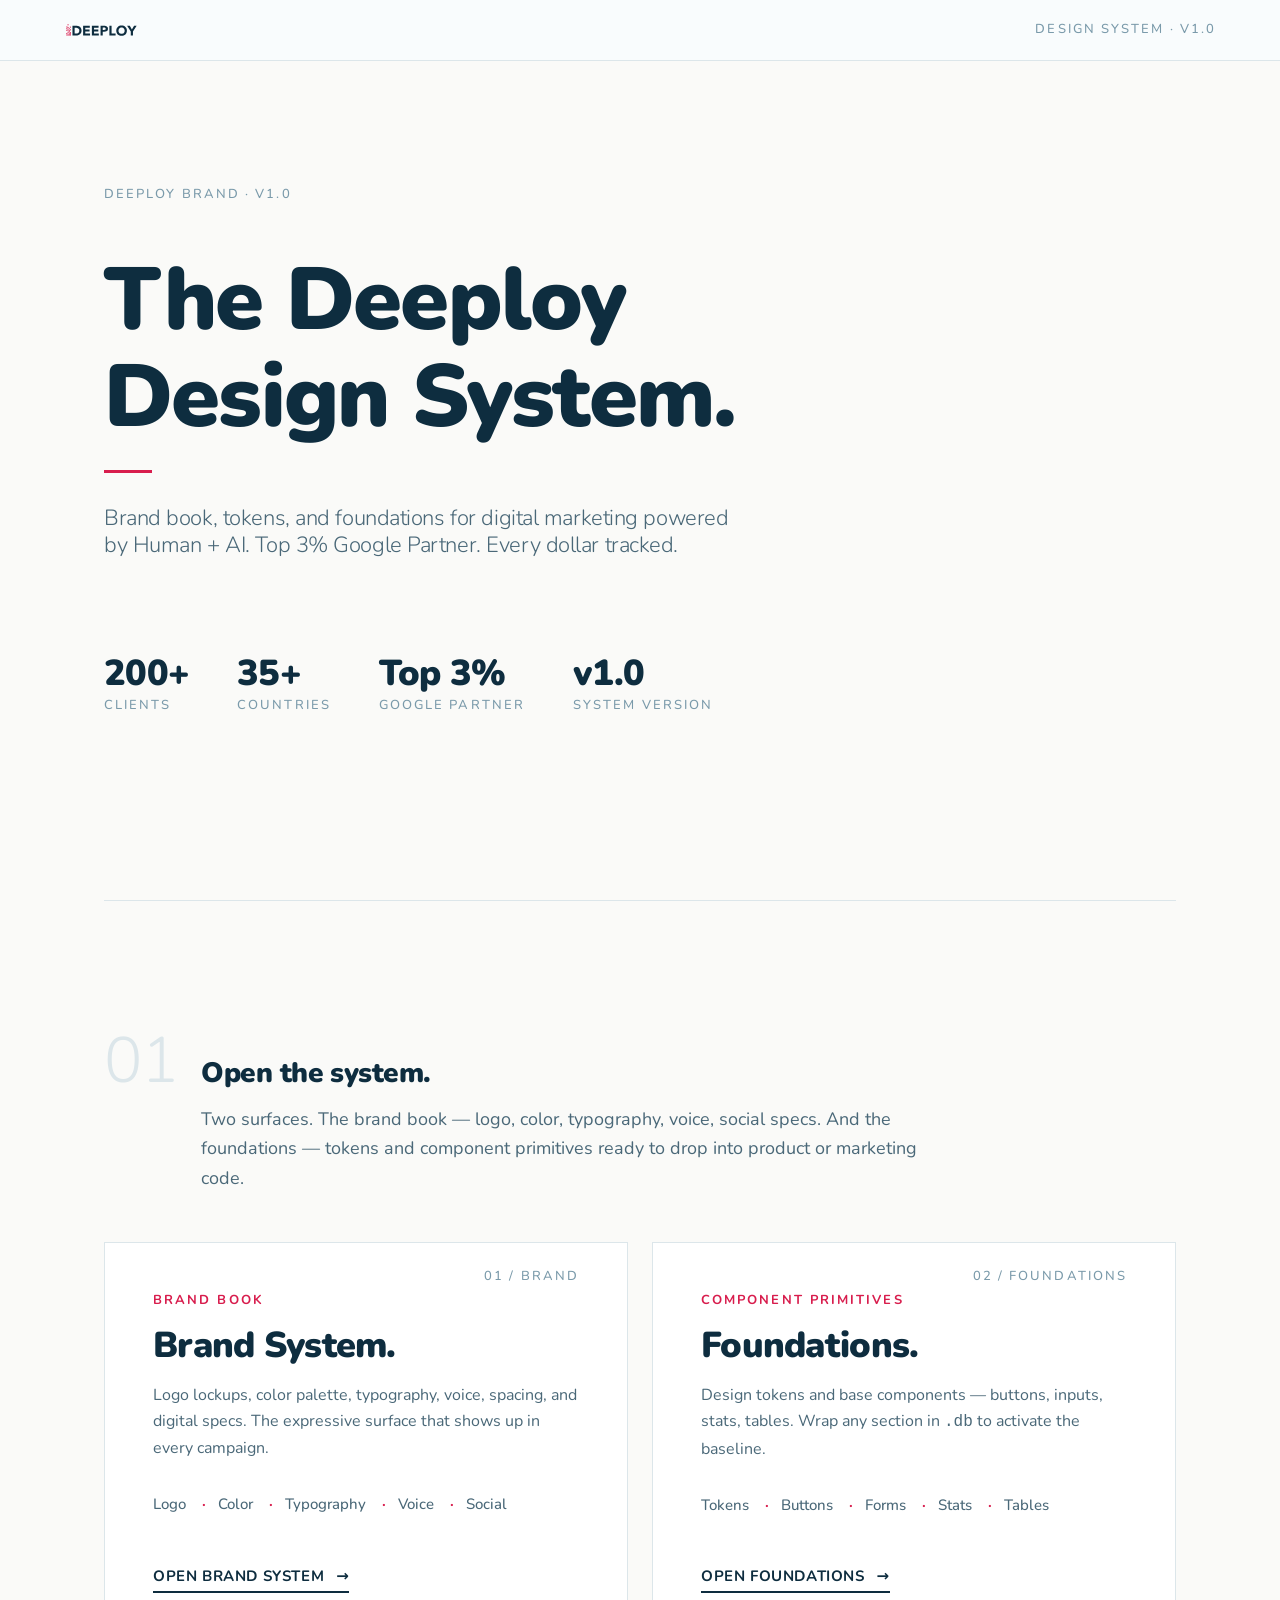
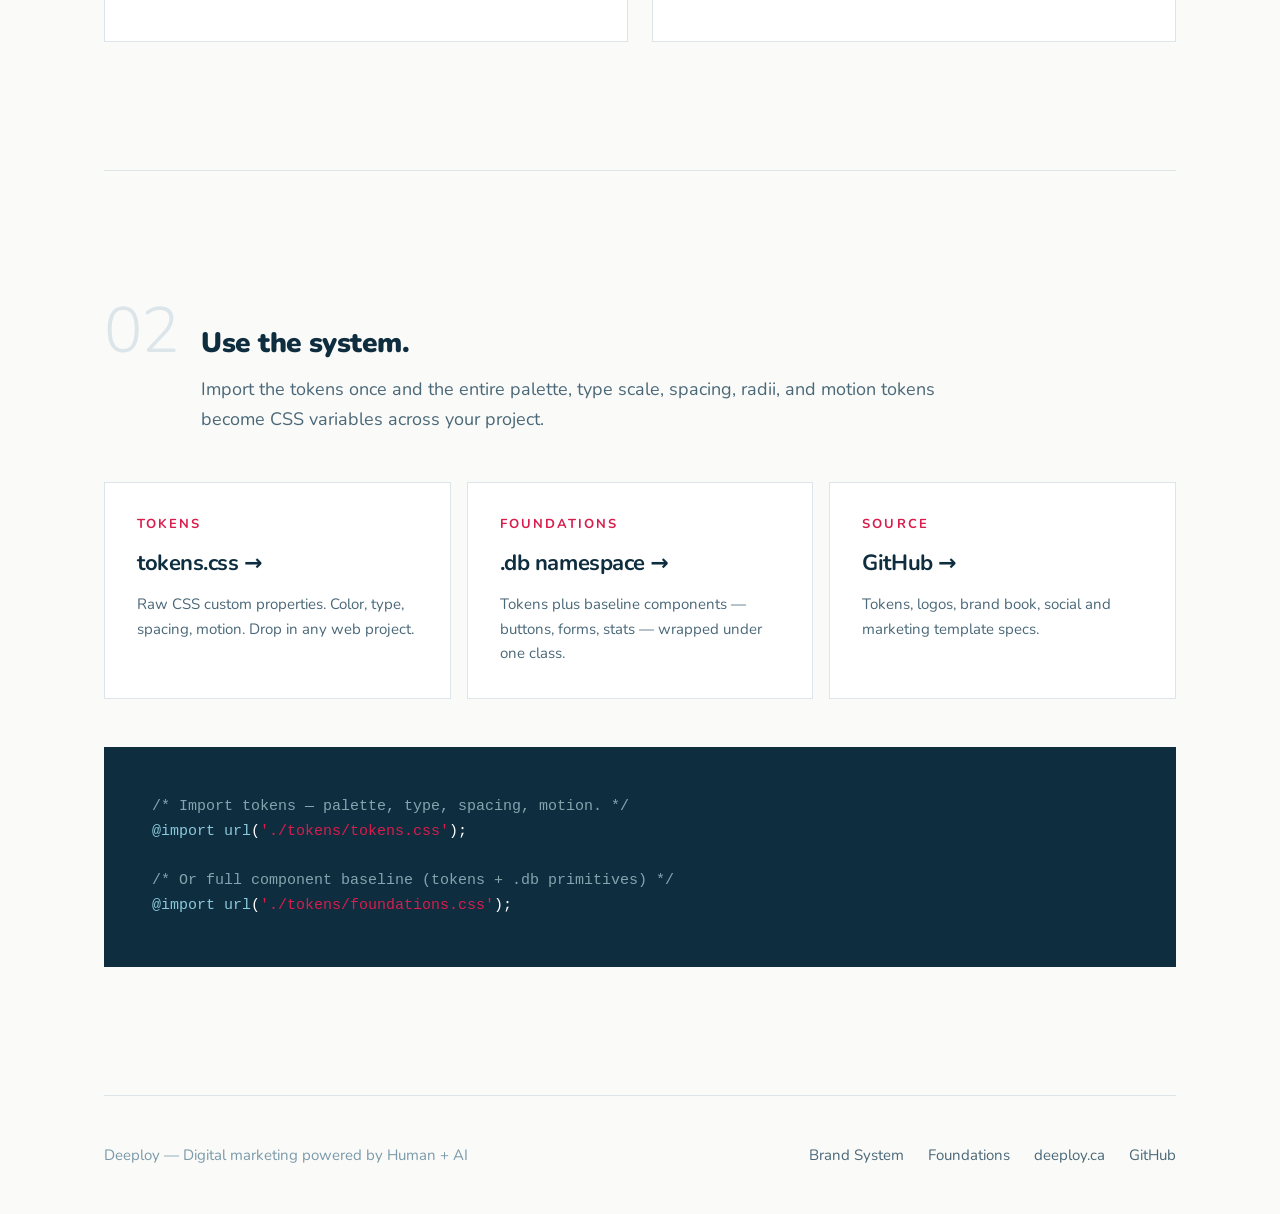
<file: index.html>
<!doctype html>
<html lang="en">
<head>
<meta charset="utf-8">
<meta name="viewport" content="width=device-width, initial-scale=1">
<title>Deeploy — Design System</title>
<meta name="description" content="Deeploy Design System. Brand book, tokens, and foundations for Human + AI digital marketing.">
<link rel="preconnect" href="https://fonts.googleapis.com">
<link rel="preconnect" href="https://fonts.gstatic.com" crossorigin>
<link href="https://fonts.googleapis.com/css2?family=Nunito:wght@300;400;500;700;900&display=swap" rel="stylesheet">
<link rel="stylesheet" href="tokens/tokens.css">
<style>
  /* ─── Layout base ─────────────────────────────────────────────── */
  html { scroll-behavior: smooth; }
  body {
    background: var(--color-bg);
    color: var(--color-text);
    font-family: var(--font-primary);
    overflow-x: hidden;
  }
  a { color: inherit; text-decoration: none; }

  .container {
    max-width: var(--max-width);
    margin-inline: auto;
    padding-inline: var(--space-margin);
  }

  /* ─── Navigation ──────────────────────────────────────────────── */
  .nav {
    position: fixed;
    top: 0; left: 0; right: 0;
    z-index: var(--z-overlay);
    padding: var(--space-4) var(--space-margin);
    display: flex; align-items: center; justify-content: space-between;
    background: oklch(99% 0.004 215 / 0.92);
    backdrop-filter: blur(12px);
    -webkit-backdrop-filter: blur(12px);
    border-bottom: 1px solid var(--color-separator);
  }
  .nav-mark { height: 28px; width: auto; display: block; }
  .nav-meta {
    font-size: var(--text-xs);
    font-weight: var(--font-weight-medium);
    color: var(--color-text-3);
    text-transform: uppercase;
    letter-spacing: var(--tracking-widest);
  }

  /* ─── Cover ───────────────────────────────────────────────────── */
  .cover {
    min-height: 100vh;
    display: flex;
    flex-direction: column;
    justify-content: center;
    padding-top: 96px;
    padding-bottom: var(--space-24);
  }
  .cover-eyebrow {
    font-size: var(--text-xs);
    font-weight: var(--font-weight-medium);
    text-transform: uppercase;
    letter-spacing: var(--tracking-widest);
    color: var(--color-text-3);
    margin-bottom: var(--space-12);
  }
  .cover-title {
    font-size: clamp(var(--text-3xl), 7vw, var(--text-5xl));
    font-weight: var(--font-weight-black);
    line-height: var(--leading-tight);
    letter-spacing: var(--tracking-tight);
    color: var(--color-text);
    max-width: 12ch;
    margin-bottom: var(--space-6);
  }
  .cover-rule {
    width: 48px; height: 3px;
    background: var(--color-red);
    margin-bottom: var(--space-8);
  }
  .cover-tagline {
    font-size: clamp(var(--text-md), 2vw, var(--text-lg));
    font-weight: var(--font-weight-light);
    color: var(--color-text-2);
    max-width: 640px;
    line-height: var(--leading-snug);
    letter-spacing: var(--tracking-tight);
  }
  .cover-meta {
    margin-top: var(--space-24);
    display: flex; gap: var(--space-12); flex-wrap: wrap;
  }
  .cover-stat { display: flex; flex-direction: column; gap: var(--space-1); }
  .cover-stat-num {
    font-size: var(--text-2xl);
    font-weight: var(--font-weight-black);
    color: var(--color-text);
    letter-spacing: var(--tracking-tight);
    line-height: 1;
  }
  .cover-stat-label {
    font-size: var(--text-xs);
    color: var(--color-text-3);
    text-transform: uppercase;
    letter-spacing: var(--tracking-widest);
    font-weight: var(--font-weight-medium);
  }

  /* ─── Section base ────────────────────────────────────────────── */
  .section {
    padding-block: var(--space-section);
    border-top: 1px solid var(--color-separator);
  }
  .section-label {
    display: flex; align-items: baseline; gap: var(--space-6);
    margin-bottom: var(--space-12);
  }
  .section-num {
    font-size: var(--text-4xl);
    font-weight: var(--font-weight-light);
    color: var(--color-separator);
    line-height: 1;
    letter-spacing: var(--tracking-tight);
    user-select: none;
  }
  .section-title {
    font-size: var(--text-xl);
    font-weight: var(--font-weight-black);
    letter-spacing: var(--tracking-tight);
    line-height: var(--leading-tight);
  }
  .section-desc {
    font-size: var(--text-md);
    color: var(--color-text-2);
    max-width: var(--measure);
    line-height: var(--leading-relaxed);
    margin-top: var(--space-4);
  }

  /* ─── Cards ───────────────────────────────────────────────────── */
  .cards {
    display: grid;
    grid-template-columns: repeat(2, 1fr);
    gap: var(--space-6);
  }
  @media (max-width: 820px) { .cards { grid-template-columns: 1fr; } }

  .card {
    position: relative;
    display: flex; flex-direction: column;
    padding: var(--space-12);
    min-height: 380px;
    background: var(--color-surface);
    border: 1px solid var(--color-separator);
    transition: transform var(--duration-base) var(--ease-out-expo),
                box-shadow var(--duration-base) var(--ease-out-expo),
                border-color var(--duration-base) var(--ease-out-expo);
    overflow: hidden;
  }
  .card:hover {
    transform: translateY(-2px);
    box-shadow: var(--shadow-md);
    border-color: var(--color-text-3);
  }
  .card::before {
    content: "";
    position: absolute;
    top: 0; left: 0;
    width: 0; height: 3px;
    background: var(--color-red);
    transition: width var(--duration-slow) var(--ease-out-expo);
  }
  .card:hover::before { width: 100%; }

  .card-num {
    position: absolute;
    top: var(--space-6); right: var(--space-12);
    font-size: var(--text-xs);
    color: var(--color-text-3);
    letter-spacing: var(--tracking-widest);
    text-transform: uppercase;
    font-weight: var(--font-weight-medium);
  }
  .card-eyebrow {
    font-size: var(--text-xs);
    color: var(--color-red);
    text-transform: uppercase;
    letter-spacing: var(--tracking-widest);
    font-weight: var(--font-weight-heavy);
    margin-bottom: var(--space-4);
  }
  .card-title {
    font-size: clamp(var(--text-xl), 3vw, var(--text-2xl));
    font-weight: var(--font-weight-black);
    letter-spacing: var(--tracking-tight);
    line-height: var(--leading-tight);
    color: var(--color-text);
    margin-bottom: var(--space-4);
  }
  .card-desc {
    font-size: var(--text-base);
    line-height: var(--leading-relaxed);
    color: var(--color-text-2);
    margin-bottom: var(--space-8);
    max-width: 44ch;
  }
  .card-list {
    list-style: none; margin: 0; padding: 0;
    display: flex; flex-wrap: wrap; gap: var(--space-2) var(--space-4);
    margin-bottom: var(--space-12);
  }
  .card-list li {
    font-size: var(--text-sm);
    color: var(--color-text-2);
    font-weight: var(--font-weight-medium);
  }
  .card-list li + li::before {
    content: "·";
    color: var(--color-red);
    margin-right: var(--space-3);
    font-weight: var(--font-weight-heavy);
  }
  .card-cta {
    margin-top: auto;
    align-self: flex-start;
    display: inline-flex; align-items: center; gap: var(--space-3);
    font-size: var(--text-sm);
    font-weight: var(--font-weight-heavy);
    color: var(--color-text);
    text-transform: uppercase;
    letter-spacing: var(--tracking-wide);
    padding-bottom: var(--space-1);
    border-bottom: 2px solid var(--color-text);
    transition: color var(--duration-base) var(--ease-out-expo),
                border-color var(--duration-base) var(--ease-out-expo);
  }
  .card:hover .card-cta {
    color: var(--color-red);
    border-bottom-color: var(--color-red);
  }
  .card-cta-arrow {
    transition: transform var(--duration-base) var(--ease-out-expo);
  }
  .card:hover .card-cta-arrow { transform: translateX(4px); }

  /* ─── Quick-start section ─────────────────────────────────────── */
  .quick {
    display: grid;
    grid-template-columns: repeat(3, 1fr);
    gap: var(--space-4);
    margin-top: var(--space-12);
  }
  @media (max-width: 820px) { .quick { grid-template-columns: 1fr; } }
  .quick-card {
    display: flex; flex-direction: column;
    padding: var(--space-8);
    background: var(--color-surface);
    border: 1px solid var(--color-separator);
    transition: background var(--duration-base) var(--ease-out-expo),
                border-color var(--duration-base) var(--ease-out-expo);
  }
  .quick-card:hover {
    background: var(--color-navy-tint);
    border-color: var(--color-text-3);
  }
  .quick-eyebrow {
    font-size: var(--text-xs);
    color: var(--color-red);
    text-transform: uppercase;
    letter-spacing: var(--tracking-widest);
    font-weight: var(--font-weight-heavy);
    margin-bottom: var(--space-3);
  }
  .quick-title {
    font-size: var(--text-lg);
    font-weight: var(--font-weight-heavy);
    letter-spacing: var(--tracking-tight);
    color: var(--color-text);
    margin-bottom: var(--space-3);
  }
  .quick-desc {
    font-size: var(--text-sm);
    color: var(--color-text-2);
    line-height: var(--leading-relaxed);
  }

  /* ─── Use snippet ─────────────────────────────────────────────── */
  .snippet {
    margin-top: var(--space-12);
    padding: var(--space-12);
    background: var(--color-navy);
    color: var(--color-white);
    font-family: ui-monospace, 'SF Mono', Menlo, monospace;
    font-size: var(--text-sm);
    line-height: var(--leading-relaxed);
    overflow-x: auto;
  }
  .snippet .c { color: oklch(70% 0.04 215); }
  .snippet .k { color: var(--color-blue); }
  .snippet .v { color: var(--color-red); }

  /* ─── Footer ──────────────────────────────────────────────────── */
  .foot {
    border-top: 1px solid var(--color-separator);
    padding-block: var(--space-12);
    display: flex; justify-content: space-between; align-items: center;
    flex-wrap: wrap; gap: var(--space-4);
    font-size: var(--text-sm);
    color: var(--color-text-3);
  }
  .foot-links { display: flex; gap: var(--space-6); flex-wrap: wrap; }
  .foot a {
    color: var(--color-text-2);
    border-bottom: 1px solid transparent;
    transition: color var(--duration-fast) var(--ease-out-expo),
                border-color var(--duration-fast) var(--ease-out-expo);
  }
  .foot a:hover { color: var(--color-red); border-bottom-color: var(--color-red); }
</style>
</head>
<body>

<header class="nav">
  <a href="./" aria-label="Deeploy home">
    <img src="assets/logos/logo-primary.svg" alt="Deeploy" class="nav-mark">
  </a>
  <span class="nav-meta">Design System · v1.0</span>
</header>

<main class="container">

  <!-- COVER -->
  <section class="cover">
    <div class="cover-eyebrow">Deeploy Brand · v1.0</div>
    <h1 class="cover-title">The Deeploy Design System.</h1>
    <div class="cover-rule"></div>
    <p class="cover-tagline">
      Brand book, tokens, and foundations for digital marketing powered by Human + AI.
      Top 3% Google Partner. Every dollar tracked.
    </p>
    <div class="cover-meta">
      <div class="cover-stat">
        <div class="cover-stat-num">200+</div>
        <div class="cover-stat-label">Clients</div>
      </div>
      <div class="cover-stat">
        <div class="cover-stat-num">35+</div>
        <div class="cover-stat-label">Countries</div>
      </div>
      <div class="cover-stat">
        <div class="cover-stat-num">Top 3%</div>
        <div class="cover-stat-label">Google Partner</div>
      </div>
      <div class="cover-stat">
        <div class="cover-stat-num">v1.0</div>
        <div class="cover-stat-label">System version</div>
      </div>
    </div>
  </section>

  <!-- TWO CARDS -->
  <section class="section">
    <div class="section-label">
      <span class="section-num">01</span>
      <div>
        <h2 class="section-title">Open the system.</h2>
        <p class="section-desc">
          Two surfaces. The brand book — logo, color, typography, voice, social
          specs. And the foundations — tokens and component primitives ready to
          drop into product or marketing code.
        </p>
      </div>
    </div>

    <div class="cards">

      <a class="card" href="brand/">
        <span class="card-num">01 / Brand</span>
        <div class="card-eyebrow">Brand Book</div>
        <h3 class="card-title">Brand System.</h3>
        <p class="card-desc">
          Logo lockups, color palette, typography, voice, spacing, and digital
          specs. The expressive surface that shows up in every campaign.
        </p>
        <ul class="card-list">
          <li>Logo</li><li>Color</li><li>Typography</li><li>Voice</li><li>Social</li>
        </ul>
        <span class="card-cta">
          Open brand system
          <span class="card-cta-arrow">→</span>
        </span>
      </a>

      <a class="card" href="brand/foundations.html">
        <span class="card-num">02 / Foundations</span>
        <div class="card-eyebrow">Component Primitives</div>
        <h3 class="card-title">Foundations.</h3>
        <p class="card-desc">
          Design tokens and base components — buttons, inputs, stats, tables.
          Wrap any section in <code>.db</code> to activate the baseline.
        </p>
        <ul class="card-list">
          <li>Tokens</li><li>Buttons</li><li>Forms</li><li>Stats</li><li>Tables</li>
        </ul>
        <span class="card-cta">
          Open foundations
          <span class="card-cta-arrow">→</span>
        </span>
      </a>

    </div>
  </section>

  <!-- QUICK-START -->
  <section class="section">
    <div class="section-label">
      <span class="section-num">02</span>
      <div>
        <h2 class="section-title">Use the system.</h2>
        <p class="section-desc">
          Import the tokens once and the entire palette, type scale, spacing,
          radii, and motion tokens become CSS variables across your project.
        </p>
      </div>
    </div>

    <div class="quick">
      <a class="quick-card" href="tokens/tokens.css">
        <div class="quick-eyebrow">Tokens</div>
        <h4 class="quick-title">tokens.css →</h4>
        <p class="quick-desc">Raw CSS custom properties. Color, type, spacing, motion. Drop in any web project.</p>
      </a>
      <a class="quick-card" href="brand/foundations.html">
        <div class="quick-eyebrow">Foundations</div>
        <h4 class="quick-title">.db namespace →</h4>
        <p class="quick-desc">Tokens plus baseline components — buttons, forms, stats — wrapped under one class.</p>
      </a>
      <a class="quick-card" href="https://github.com/deeployCO/DeeployBrand">
        <div class="quick-eyebrow">Source</div>
        <h4 class="quick-title">GitHub →</h4>
        <p class="quick-desc">Tokens, logos, brand book, social and marketing template specs.</p>
      </a>
    </div>

    <pre class="snippet"><span class="c">/* Import tokens — palette, type, spacing, motion. */</span>
<span class="k">@import url</span>(<span class="v">'./tokens/tokens.css'</span>);

<span class="c">/* Or full component baseline (tokens + .db primitives) */</span>
<span class="k">@import url</span>(<span class="v">'./tokens/foundations.css'</span>);</pre>
  </section>

  <!-- FOOTER -->
  <footer class="foot">
    <div>Deeploy — Digital marketing powered by Human + AI</div>
    <div class="foot-links">
      <a href="brand/">Brand System</a>
      <a href="brand/foundations.html">Foundations</a>
      <a href="https://deeploy.ca">deeploy.ca</a>
      <a href="https://github.com/deeployCO/DeeployBrand">GitHub</a>
    </div>
  </footer>

</main>

</body>
</html>
</file>
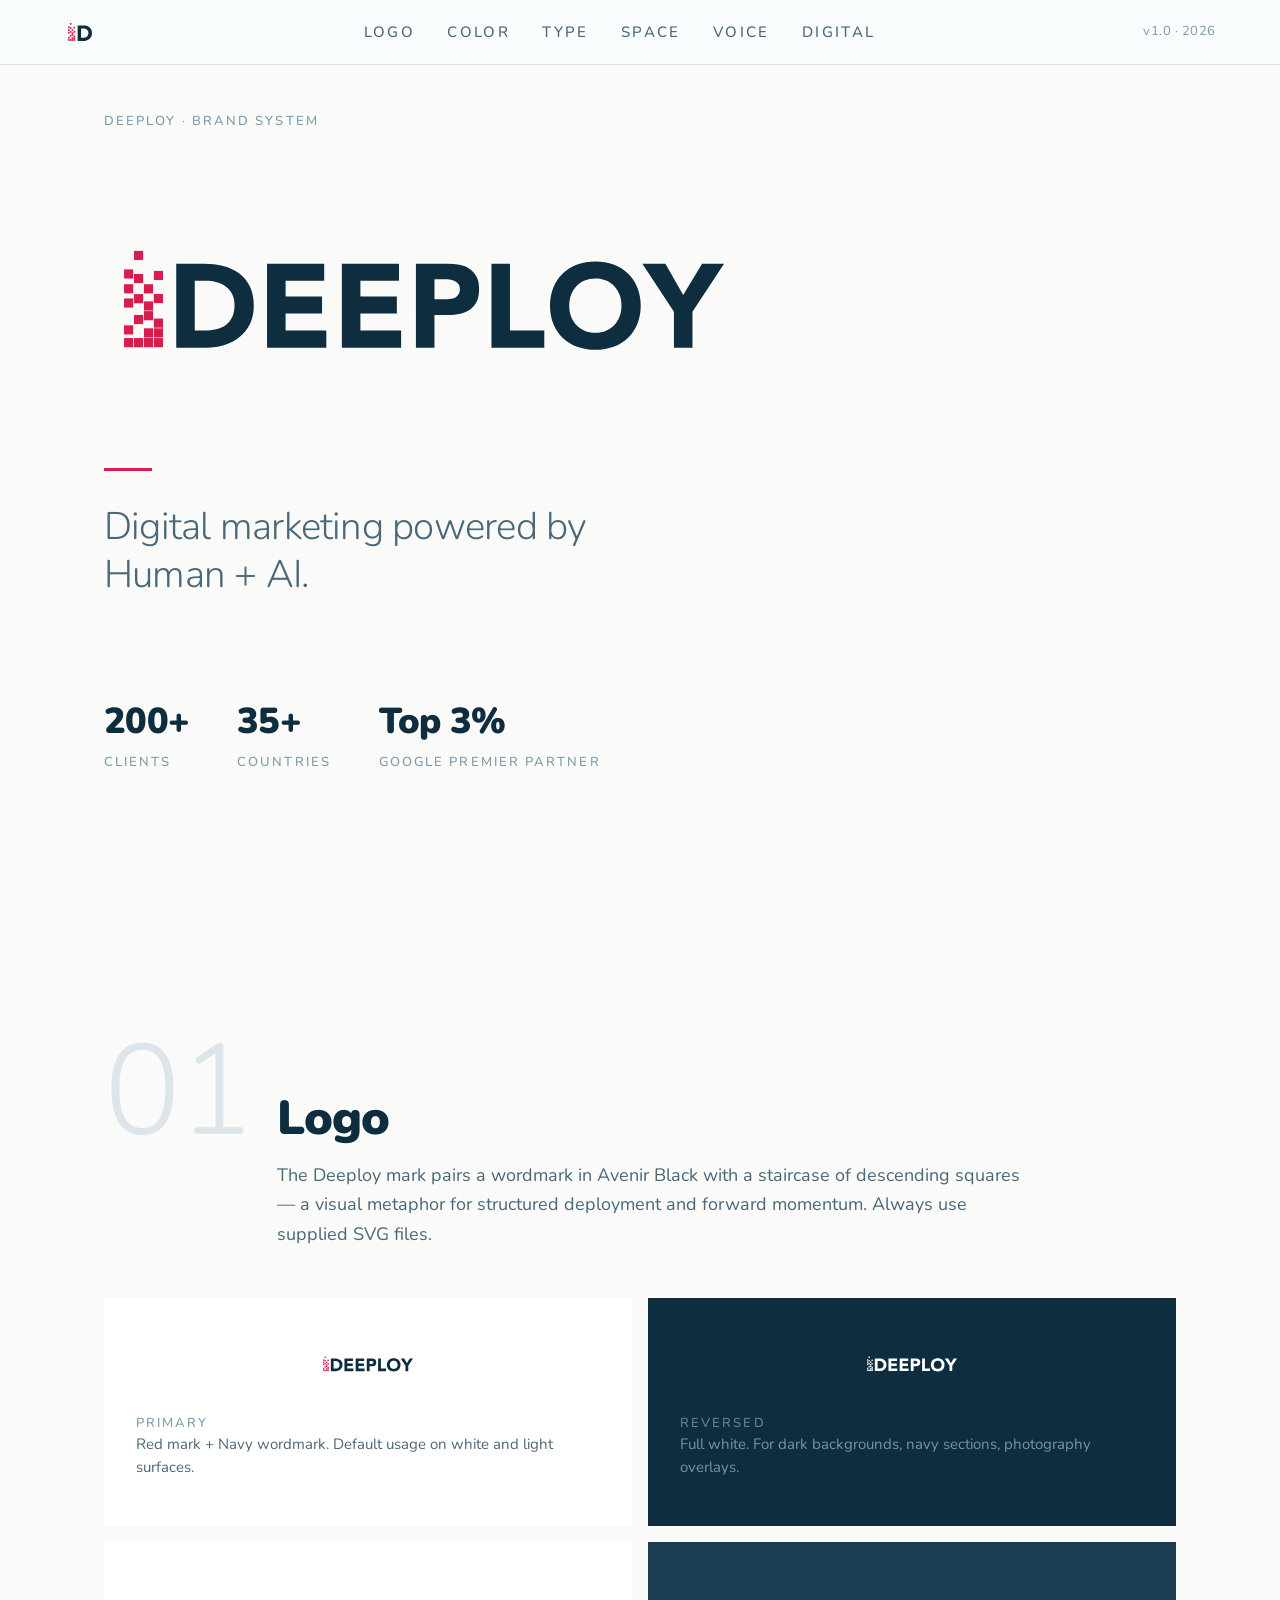
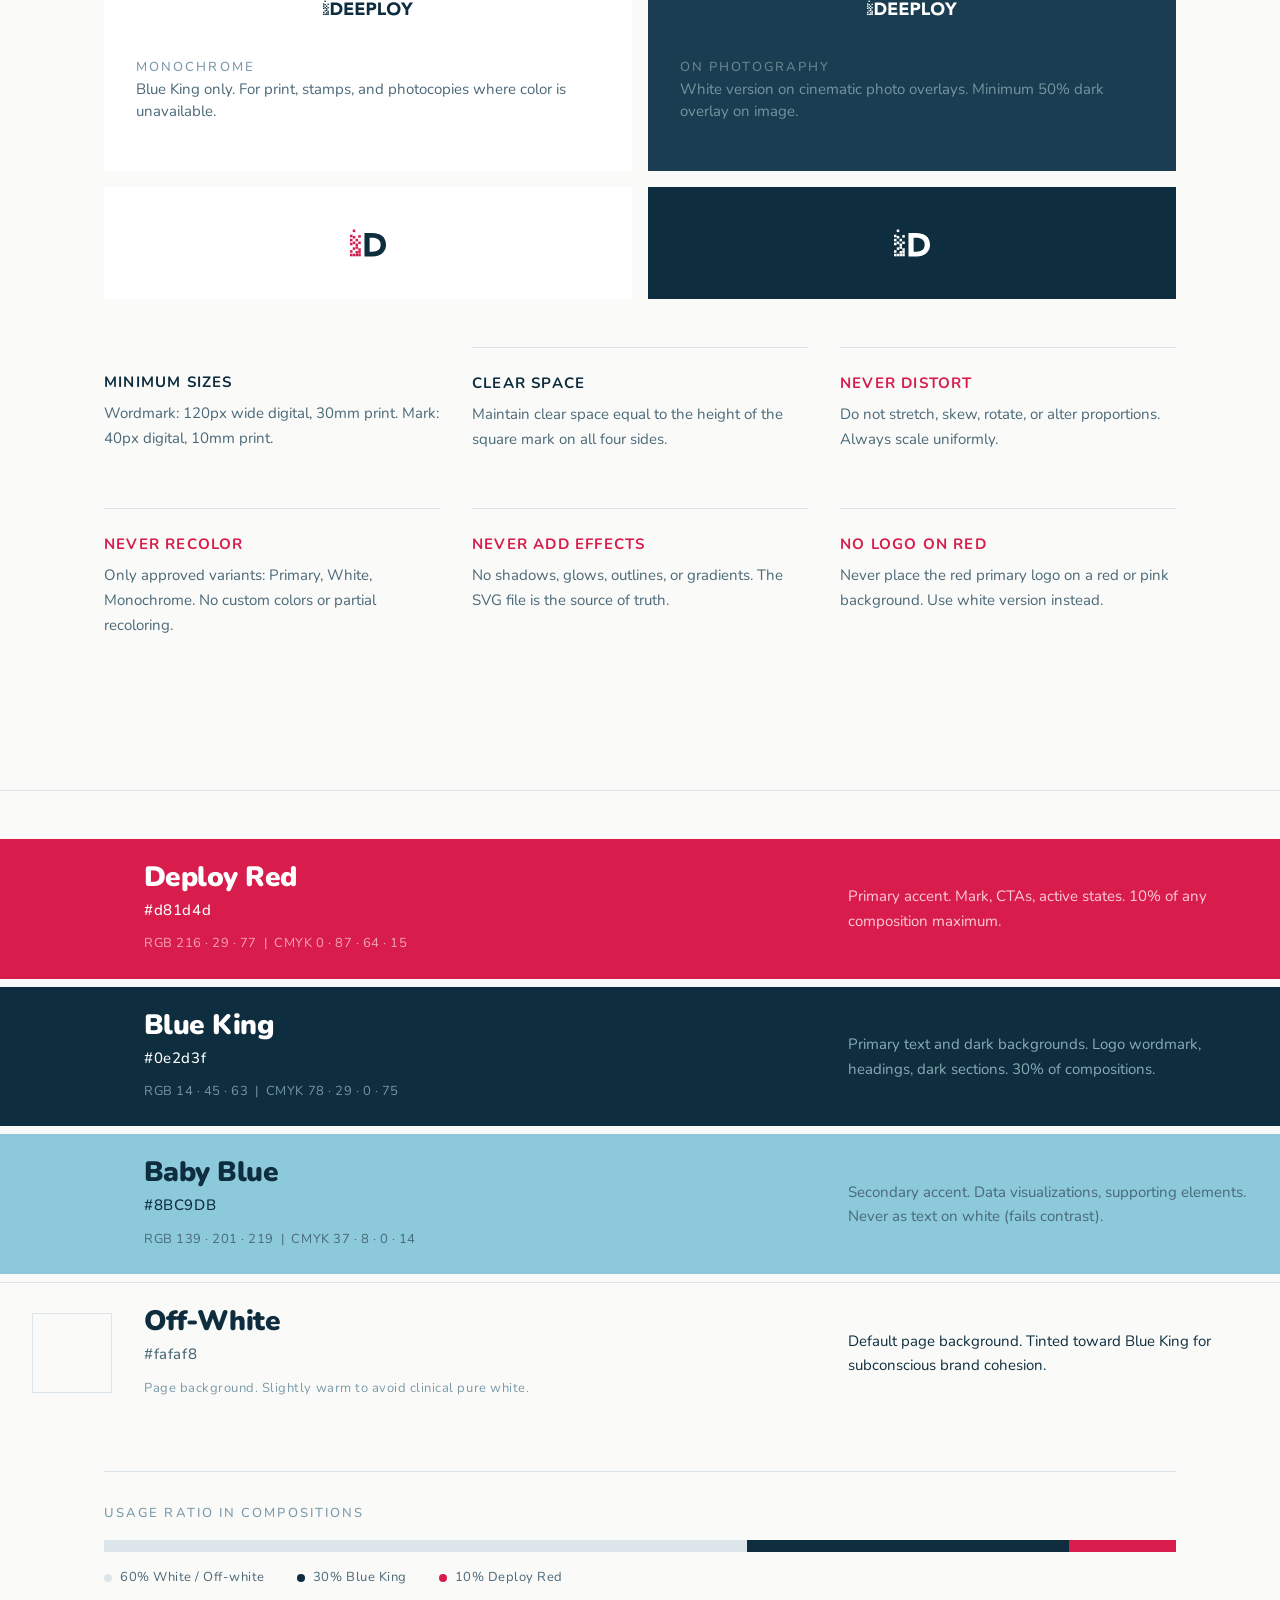
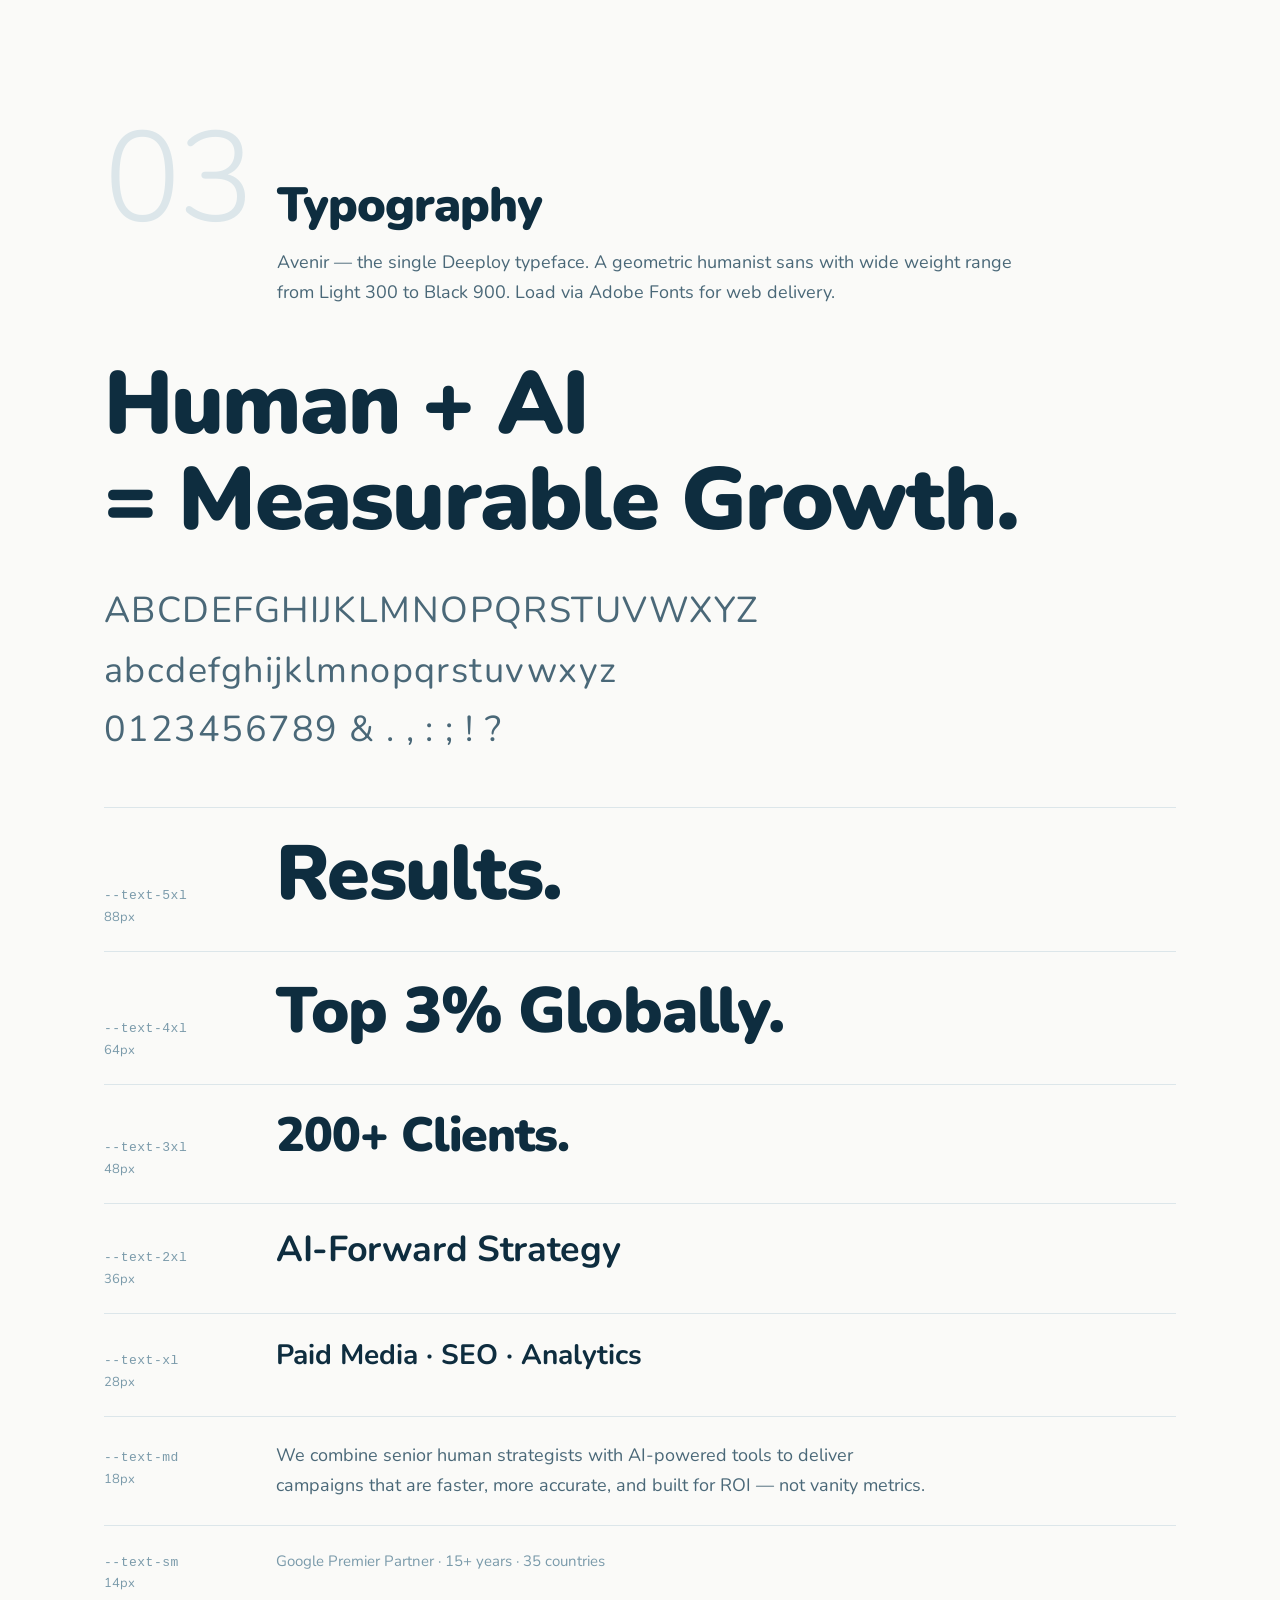
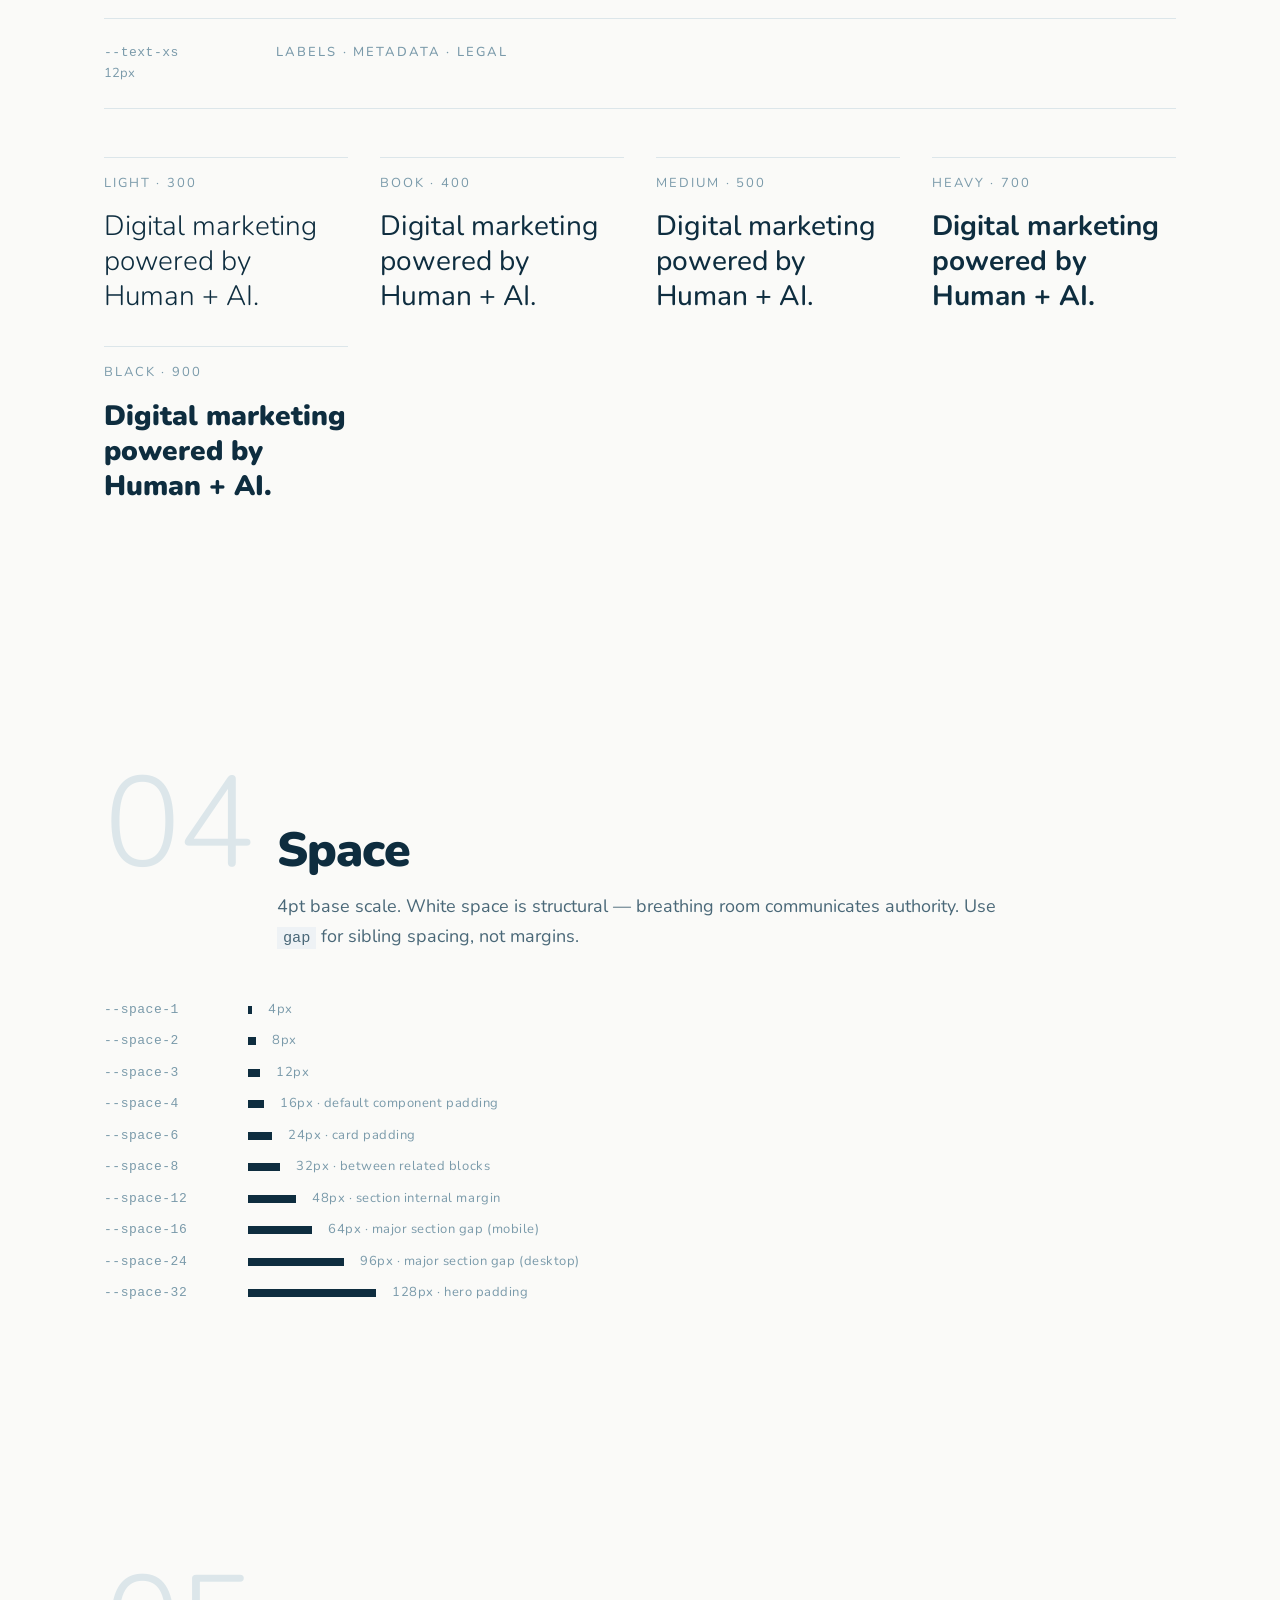
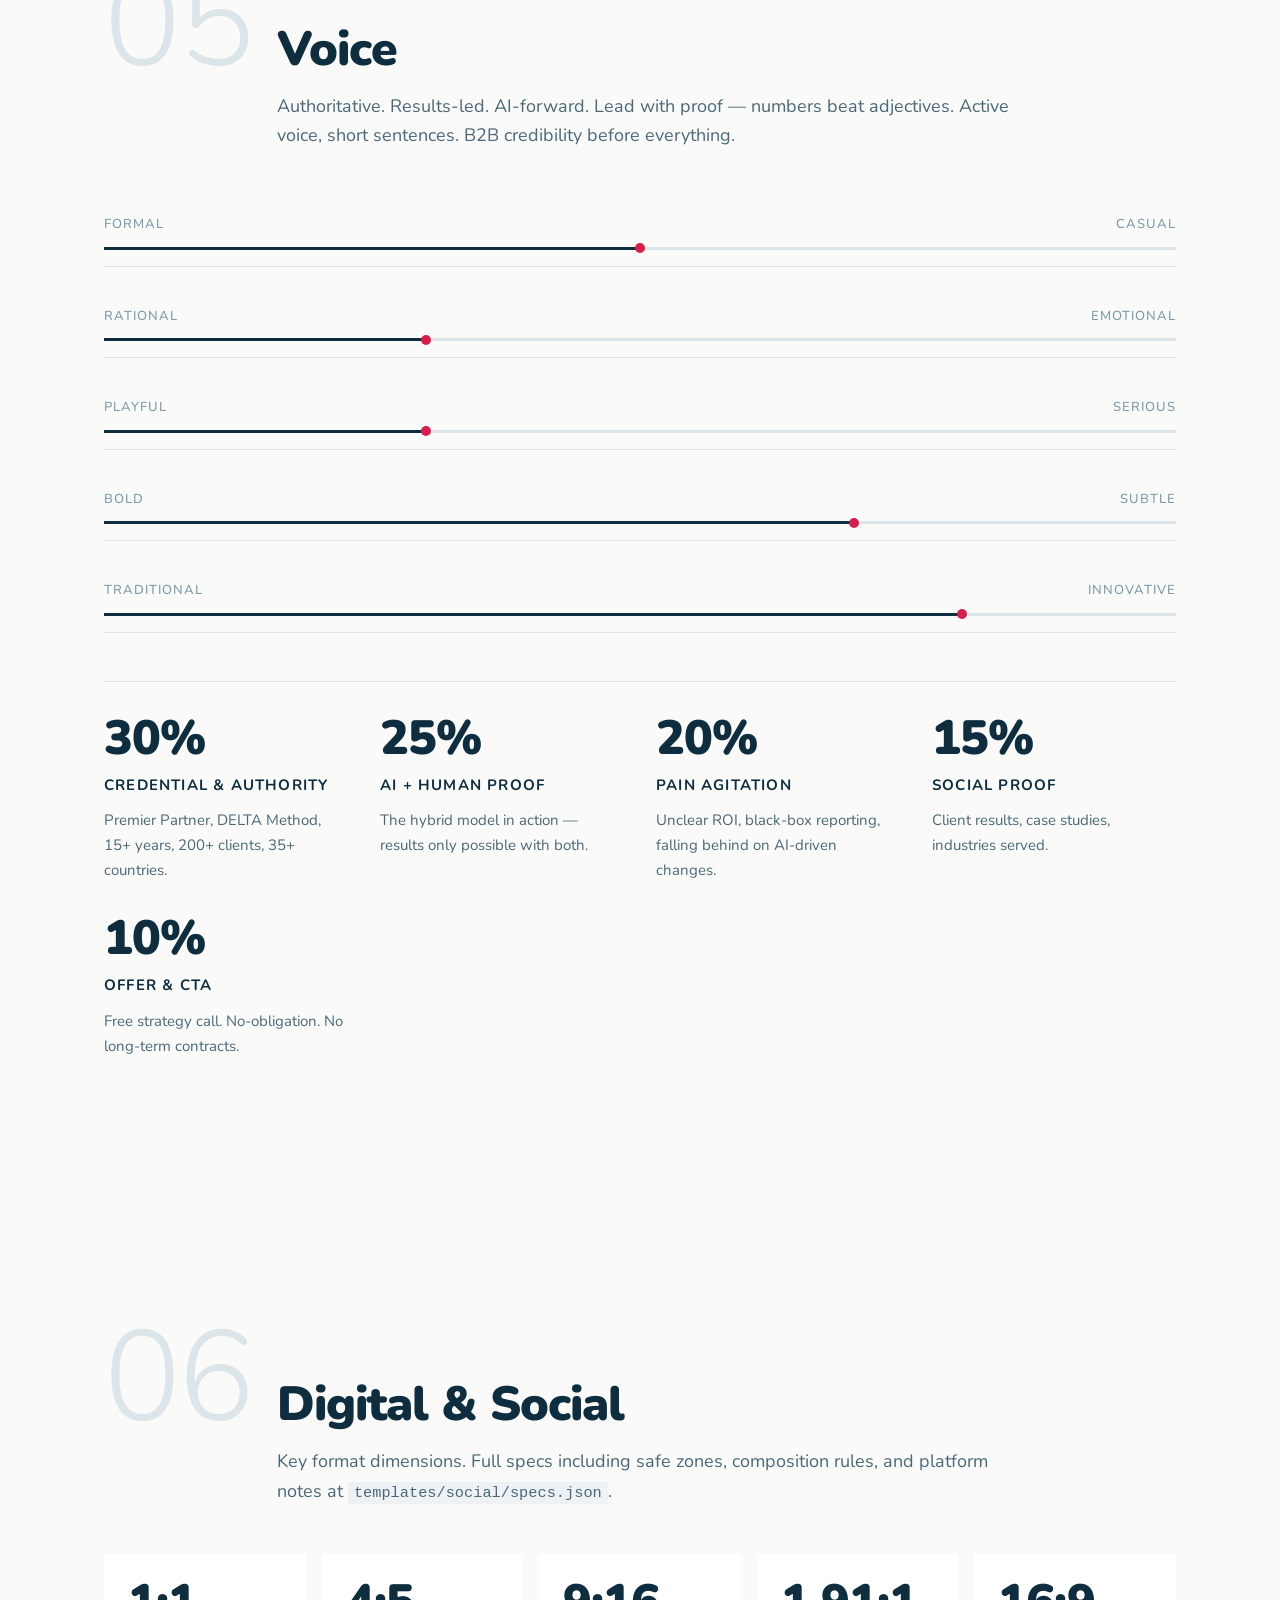
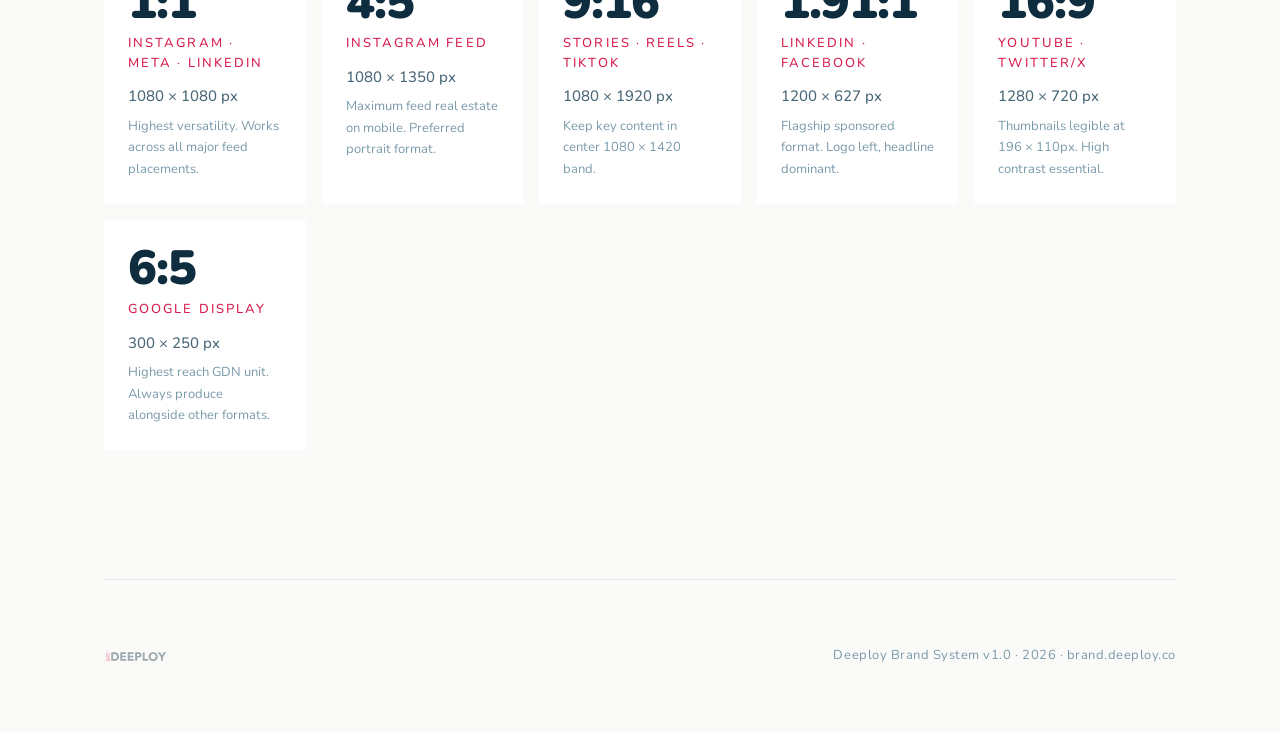
<file: brand/index.html>
<!DOCTYPE html>
<html lang="en">
<head>
  <meta charset="UTF-8">
  <meta name="viewport" content="width=device-width, initial-scale=1.0">
  <title>Deeploy — Brand System</title>
  <link rel="preconnect" href="https://fonts.googleapis.com">
  <link rel="preconnect" href="https://fonts.gstatic.com" crossorigin>
  <link href="https://fonts.googleapis.com/css2?family=Nunito:wght@300;400;500;700;900&display=swap" rel="stylesheet">
  <link rel="stylesheet" href="../tokens/tokens.css">
  <style>
    /* Avenir is the brand font — load via Adobe Fonts in production.
       Nunito (loaded above) is the web fallback. */

    /* ─── Layout ─────────────────────────────────────────────────── */

    html { scroll-behavior: smooth; }

    body {
      background: var(--color-bg);
      color: var(--color-text);
      font-family: var(--font-primary);
      overflow-x: hidden;
    }

    .container {
      max-width: var(--max-width);
      margin-inline: auto;
      padding-inline: var(--space-margin);
    }

    /* ─── Navigation ─────────────────────────────────────────────── */

    .nav {
      position: fixed;
      top: 0; left: 0; right: 0;
      z-index: var(--z-overlay);
      padding: var(--space-4) var(--space-margin);
      display: flex;
      align-items: center;
      justify-content: space-between;
      background: oklch(99% 0.004 215 / 0.92);
      backdrop-filter: blur(12px);
      -webkit-backdrop-filter: blur(12px);
      border-bottom: 1px solid var(--color-separator);
    }

    .nav-mark {
      height: 32px;
      width: auto;
    }

    .nav-links {
      display: flex;
      gap: var(--space-8);
      list-style: none;
    }

    .nav-links a {
      font-size: var(--text-sm);
      font-weight: var(--font-weight-medium);
      color: var(--color-text-2);
      text-transform: uppercase;
      letter-spacing: var(--tracking-widest);
      transition: color var(--duration-fast) var(--ease-out-expo);
    }

    .nav-links a:hover { color: var(--color-red); }

    .nav-version {
      font-size: var(--text-xs);
      color: var(--color-text-3);
      font-weight: var(--font-weight-book);
      letter-spacing: var(--tracking-wide);
    }

    /* ─── Section base ───────────────────────────────────────────── */

    .section {
      padding-block: var(--space-section);
      border-top: 1px solid var(--color-separator);
    }

    .section:first-of-type { border-top: none; }

    .section-label {
      display: flex;
      align-items: baseline;
      gap: var(--space-6);
      margin-bottom: var(--space-12);
    }

    .section-num {
      font-size: var(--text-6xl);
      font-weight: var(--font-weight-light);
      color: var(--color-separator);
      line-height: 1;
      letter-spacing: var(--tracking-tight);
      user-select: none;
      flex-shrink: 0;
    }

    .section-title {
      font-size: var(--text-3xl);
      font-weight: var(--font-weight-black);
      letter-spacing: var(--tracking-tight);
      line-height: var(--leading-tight);
    }

    .section-desc {
      font-size: var(--text-md);
      color: var(--color-text-2);
      max-width: var(--measure);
      line-height: var(--leading-relaxed);
      margin-top: var(--space-4);
    }

    /* ─── Cover ──────────────────────────────────────────────────── */

    .cover {
      min-height: 100vh;
      display: flex;
      flex-direction: column;
      justify-content: center;
      align-items: flex-start;
      padding-top: 80px;
      padding-bottom: var(--space-24);
    }

    .cover-eyebrow {
      font-size: var(--text-xs);
      font-weight: var(--font-weight-medium);
      text-transform: uppercase;
      letter-spacing: var(--tracking-widest);
      color: var(--color-text-3);
      margin-bottom: var(--space-12);
    }

    .cover-logo {
      width: min(640px, 80vw);
      margin-bottom: var(--space-12);
    }

    .cover-rule {
      width: 48px;
      height: 3px;
      background: var(--color-red);
      margin-bottom: var(--space-8);
    }

    .cover-tagline {
      font-size: clamp(var(--text-xl), 3vw, var(--text-3xl));
      font-weight: var(--font-weight-light);
      color: var(--color-text-2);
      max-width: 640px;
      line-height: var(--leading-snug);
      letter-spacing: var(--tracking-tight);
    }

    .cover-meta {
      margin-top: var(--space-24);
      display: flex;
      gap: var(--space-12);
    }

    .cover-stat {
      display: flex;
      flex-direction: column;
      gap: var(--space-1);
    }

    .cover-stat-num {
      font-size: var(--text-2xl);
      font-weight: var(--font-weight-black);
      color: var(--color-text);
      letter-spacing: var(--tracking-tight);
    }

    .cover-stat-label {
      font-size: var(--text-xs);
      color: var(--color-text-3);
      text-transform: uppercase;
      letter-spacing: var(--tracking-widest);
      font-weight: var(--font-weight-medium);
    }

    /* ─── Logo section ───────────────────────────────────────────── */

    .logo-grid {
      display: grid;
      grid-template-columns: 1fr 1fr;
      gap: var(--space-4);
      margin-top: var(--space-12);
    }

    @media (max-width: 720px) {
      .logo-grid { grid-template-columns: 1fr; }
    }

    .logo-swatch {
      padding: var(--space-12) var(--space-8);
      display: flex;
      flex-direction: column;
      gap: var(--space-8);
    }

    .logo-swatch-light { background: var(--color-surface); }
    .logo-swatch-dark  { background: var(--color-navy); }
    .logo-swatch-photo {
      background: var(--color-navy);
      background-image: linear-gradient(
        160deg,
        oklch(19% 0.055 222) 0%,
        oklch(24% 0.055 222) 100%
      );
    }

    .logo-swatch img {
      height: 36px;
      width: auto;
    }

    .logo-swatch-name {
      font-size: var(--text-xs);
      font-weight: var(--font-weight-medium);
      text-transform: uppercase;
      letter-spacing: var(--tracking-widest);
    }

    .logo-swatch-light .logo-swatch-name { color: var(--color-text-3); }
    .logo-swatch-dark .logo-swatch-name,
    .logo-swatch-photo .logo-swatch-name { color: oklch(60% 0.04 215); }

    .logo-swatch-desc {
      font-size: var(--text-sm);
    }
    .logo-swatch-light .logo-swatch-desc { color: var(--color-text-2); }
    .logo-swatch-dark .logo-swatch-desc,
    .logo-swatch-photo .logo-swatch-desc { color: oklch(65% 0.04 215); }

    .logo-mark-row {
      margin-top: var(--space-4);
      display: flex;
      gap: var(--space-4);
    }

    .logo-mark-swatch {
      padding: var(--space-8);
      display: flex;
      align-items: center;
      justify-content: center;
      flex: 1;
    }

    .logo-mark-swatch img { height: 48px; width: auto; }

    .logo-rules {
      margin-top: var(--space-12);
      display: grid;
      grid-template-columns: repeat(auto-fit, minmax(260px, 1fr));
      gap: var(--space-8);
    }

    .logo-rule-item { padding-block: var(--space-6); }

    .logo-rule-item + .logo-rule-item {
      border-top: 1px solid var(--color-separator);
    }

    .logo-rule-head {
      font-size: var(--text-sm);
      font-weight: var(--font-weight-heavy);
      text-transform: uppercase;
      letter-spacing: var(--tracking-wider);
      margin-bottom: var(--space-2);
    }

    .logo-rule-head.allow { color: var(--color-text); }
    .logo-rule-head.deny  { color: var(--color-red); }

    .logo-rule-body {
      font-size: var(--text-sm);
      color: var(--color-text-2);
      line-height: var(--leading-relaxed);
    }

    /* ─── Color section ──────────────────────────────────────────── */

    .color-strips {
      margin-top: var(--space-12);
      display: flex;
      flex-direction: column;
      gap: var(--space-2);
    }

    .color-strip {
      display: flex;
      align-items: center;
      gap: var(--space-8);
      padding: var(--space-6) var(--space-8);
      transition: transform var(--duration-fast) var(--ease-out-expo);
    }

    .color-strip:hover { transform: translateX(6px); }

    .color-strip-swatch {
      width: 80px;
      height: 80px;
      flex-shrink: 0;
    }

    .color-strip-info { flex: 1; }

    .color-strip-name {
      font-size: var(--text-xl);
      font-weight: var(--font-weight-black);
      letter-spacing: var(--tracking-tight);
      line-height: 1;
      margin-bottom: var(--space-2);
    }

    .color-strip-hex {
      font-size: var(--text-sm);
      font-weight: var(--font-weight-medium);
      letter-spacing: var(--tracking-wide);
      margin-bottom: var(--space-3);
    }

    .color-strip-values {
      font-size: var(--text-xs);
      color: var(--color-text-3);
      letter-spacing: var(--tracking-wide);
      line-height: var(--leading-relaxed);
    }

    .color-strip-usage {
      font-size: var(--text-sm);
      max-width: 400px;
      line-height: var(--leading-relaxed);
    }

    /* Strip-specific colors */
    .strip-red    { background: var(--color-red); }
    .strip-navy   { background: var(--color-navy); }
    .strip-blue   { background: var(--color-blue); }
    .strip-white  { background: #fff; }
    .strip-offwht { background: var(--color-bg); }

    .strip-red .color-strip-name,
    .strip-red .color-strip-hex,
    .strip-red .color-strip-values,
    .strip-red .color-strip-usage { color: #fff; }

    .strip-navy .color-strip-name,
    .strip-navy .color-strip-hex,
    .strip-navy .color-strip-values,
    .strip-navy .color-strip-usage { color: #fff; }

    .strip-navy .color-strip-values { color: oklch(65% 0.04 215); }
    .strip-navy .color-strip-usage  { color: oklch(72% 0.04 215); }

    .strip-red .color-strip-values  { color: oklch(80% 0.1 4); }
    .strip-red .color-strip-usage   { color: oklch(90% 0.07 4); }

    /* Color ratio bar */
    .color-ratio {
      margin-top: var(--space-12);
      padding-top: var(--space-8);
      border-top: 1px solid var(--color-separator);
    }

    .color-ratio-label {
      font-size: var(--text-xs);
      text-transform: uppercase;
      letter-spacing: var(--tracking-widest);
      font-weight: var(--font-weight-medium);
      color: var(--color-text-3);
      margin-bottom: var(--space-4);
    }

    .color-ratio-bar {
      display: flex;
      height: 12px;
      overflow: hidden;
    }

    .color-ratio-bar span { display: block; }

    .ratio-white { flex: 6; background: var(--color-separator); }
    .ratio-navy  { flex: 3; background: var(--color-navy); }
    .ratio-red   { flex: 1; background: var(--color-red); }

    .color-ratio-legend {
      display: flex;
      gap: var(--space-8);
      margin-top: var(--space-4);
    }

    .ratio-item {
      display: flex;
      align-items: center;
      gap: var(--space-2);
      font-size: var(--text-xs);
      color: var(--color-text-2);
      letter-spacing: var(--tracking-wide);
    }

    .ratio-dot {
      width: 8px;
      height: 8px;
      border-radius: 50%;
      flex-shrink: 0;
    }

    /* ─── Typography section ─────────────────────────────────────── */

    .type-specimen {
      margin-top: var(--space-12);
    }

    .type-display {
      font-size: clamp(48px, 8vw, var(--text-5xl));
      font-weight: var(--font-weight-black);
      letter-spacing: var(--tracking-tight);
      line-height: var(--leading-tight);
      color: var(--color-text);
    }

    .type-alphabet {
      font-size: var(--text-2xl);
      font-weight: var(--font-weight-book);
      color: var(--color-text-2);
      line-height: var(--leading-relaxed);
      letter-spacing: var(--tracking-wide);
      margin-top: var(--space-8);
      margin-bottom: var(--space-12);
      word-break: break-all;
    }

    .type-scale {
      display: flex;
      flex-direction: column;
      border-top: 1px solid var(--color-separator);
    }

    .type-scale-row {
      display: flex;
      align-items: baseline;
      gap: var(--space-8);
      padding-block: var(--space-6);
      border-bottom: 1px solid var(--color-separator);
    }

    .type-scale-meta {
      width: 140px;
      flex-shrink: 0;
    }

    .type-scale-token {
      font-size: var(--text-xs);
      font-weight: var(--font-weight-medium);
      letter-spacing: var(--tracking-wide);
      color: var(--color-text-3);
      font-family: 'Courier New', Courier, monospace;
    }

    .type-scale-px {
      font-size: var(--text-xs);
      color: var(--color-text-3);
      margin-top: 2px;
    }

    .type-scale-sample { flex: 1; }

    .type-weights {
      margin-top: var(--space-12);
      display: grid;
      grid-template-columns: repeat(auto-fit, minmax(200px, 1fr));
      gap: var(--space-8);
    }

    .type-weight-item {
      padding-top: var(--space-4);
      border-top: 1px solid var(--color-separator);
    }

    .type-weight-name {
      font-size: var(--text-xs);
      text-transform: uppercase;
      letter-spacing: var(--tracking-widest);
      color: var(--color-text-3);
      margin-bottom: var(--space-4);
    }

    .type-weight-sample {
      font-size: var(--text-xl);
      line-height: var(--leading-snug);
    }

    /* ─── Spacing section ────────────────────────────────────────── */

    .space-scale {
      margin-top: var(--space-12);
      display: flex;
      flex-direction: column;
      gap: var(--space-3);
    }

    .space-row {
      display: flex;
      align-items: center;
      gap: var(--space-6);
    }

    .space-token {
      width: 120px;
      flex-shrink: 0;
      font-size: var(--text-xs);
      font-family: 'Courier New', Courier, monospace;
      color: var(--color-text-3);
      letter-spacing: var(--tracking-wide);
    }

    .space-bar-wrap { flex: 1; display: flex; align-items: center; gap: var(--space-4); }

    .space-bar {
      height: 8px;
      background: var(--color-navy);
      flex-shrink: 0;
      transition: width var(--duration-base) var(--ease-out-expo);
    }

    .space-value {
      font-size: var(--text-xs);
      color: var(--color-text-3);
      letter-spacing: var(--tracking-wide);
      white-space: nowrap;
    }

    /* ─── Voice section ──────────────────────────────────────────── */

    .voice-axes {
      margin-top: var(--space-12);
      display: flex;
      flex-direction: column;
      gap: var(--space-6);
    }

    .voice-axis {
      padding-block: var(--space-4);
      border-bottom: 1px solid var(--color-separator);
    }

    .voice-axis-labels {
      display: flex;
      justify-content: space-between;
      margin-bottom: var(--space-3);
    }

    .voice-axis-label {
      font-size: var(--text-xs);
      text-transform: uppercase;
      letter-spacing: var(--tracking-wider);
      font-weight: var(--font-weight-medium);
      color: var(--color-text-3);
    }

    .voice-axis-track {
      height: 3px;
      background: var(--color-separator);
      position: relative;
    }

    .voice-axis-fill {
      position: absolute;
      left: 0; top: 0; bottom: 0;
      background: var(--color-navy);
    }

    .voice-axis-marker {
      position: absolute;
      top: 50%;
      transform: translate(-50%, -50%);
      width: 10px;
      height: 10px;
      background: var(--color-red);
      border-radius: 50%;
    }

    .voice-pillars {
      margin-top: var(--space-12);
      display: grid;
      grid-template-columns: repeat(auto-fit, minmax(220px, 1fr));
      gap: var(--space-8);
      padding-top: var(--space-8);
      border-top: 1px solid var(--color-separator);
    }

    .voice-pillar {}

    .voice-pillar-pct {
      font-size: var(--text-3xl);
      font-weight: var(--font-weight-black);
      letter-spacing: var(--tracking-tight);
      line-height: 1;
      color: var(--color-text);
      margin-bottom: var(--space-3);
    }

    .voice-pillar-name {
      font-size: var(--text-sm);
      font-weight: var(--font-weight-heavy);
      text-transform: uppercase;
      letter-spacing: var(--tracking-wider);
      color: var(--color-text);
      margin-bottom: var(--space-3);
    }

    .voice-pillar-desc {
      font-size: var(--text-sm);
      color: var(--color-text-2);
      line-height: var(--leading-relaxed);
      max-width: var(--measure);
    }

    /* ─── Digital / Social section ───────────────────────────────── */

    .format-grid {
      margin-top: var(--space-12);
      display: grid;
      grid-template-columns: repeat(auto-fit, minmax(200px, 1fr));
      gap: var(--space-4);
    }

    .format-card {
      padding: var(--space-6);
      background: var(--color-surface);
    }

    .format-ratio {
      font-size: var(--text-3xl);
      font-weight: var(--font-weight-black);
      letter-spacing: var(--tracking-tight);
      line-height: 1;
      color: var(--color-text);
      margin-bottom: var(--space-2);
    }

    .format-platform {
      font-size: var(--text-xs);
      text-transform: uppercase;
      letter-spacing: var(--tracking-widest);
      font-weight: var(--font-weight-medium);
      color: var(--color-red);
      margin-bottom: var(--space-3);
    }

    .format-dims {
      font-size: var(--text-sm);
      color: var(--color-text-2);
      font-weight: var(--font-weight-medium);
      margin-bottom: var(--space-2);
    }

    .format-note {
      font-size: var(--text-xs);
      color: var(--color-text-3);
      line-height: var(--leading-relaxed);
    }

    /* ─── Dark section ───────────────────────────────────────────── */

    .section-dark {
      background: var(--color-navy);
      padding-block: var(--space-section);
    }

    .section-dark .section-num { color: oklch(30% 0.04 222); }
    .section-dark .section-title { color: var(--color-white); }
    .section-dark .section-desc { color: oklch(65% 0.04 215); }
    .section-dark .section { border-top-color: oklch(28% 0.04 222); }

    /* ─── Footer ─────────────────────────────────────────────────── */

    .footer {
      padding-block: var(--space-16);
      border-top: 1px solid var(--color-separator);
      display: flex;
      align-items: center;
      justify-content: space-between;
      gap: var(--space-8);
    }

    .footer-logo { height: 24px; width: auto; opacity: 0.4; }

    .footer-text {
      font-size: var(--text-xs);
      color: var(--color-text-3);
      letter-spacing: var(--tracking-wide);
    }

    /* ─── Responsive ─────────────────────────────────────────────── */

    @media (max-width: 480px) {
      .nav-links { display: none; }
      .cover-meta { flex-wrap: wrap; gap: var(--space-6); }
      .logo-grid { grid-template-columns: 1fr; }
      .color-strip { flex-direction: column; align-items: flex-start; }
      .color-strip-swatch { width: 100%; height: 48px; }
      .footer { flex-direction: column; align-items: flex-start; }
    }
  </style>
</head>
<body>

  <!-- Navigation -->
  <nav class="nav">
    <img src="../assets/logos/mark.svg" alt="Deeploy" class="nav-mark">
    <ul class="nav-links">
      <li><a href="#logo">Logo</a></li>
      <li><a href="#color">Color</a></li>
      <li><a href="#type">Type</a></li>
      <li><a href="#space">Space</a></li>
      <li><a href="#voice">Voice</a></li>
      <li><a href="#digital">Digital</a></li>
    </ul>
    <span class="nav-version">v1.0 · 2026</span>
  </nav>

  <main>

    <!-- ── Cover ──────────────────────────────────────────────────── -->
    <div class="container">
      <section class="cover" id="cover">
        <p class="cover-eyebrow">Deeploy · Brand System</p>
        <img src="../assets/logos/logo-primary.svg" alt="Deeploy" class="cover-logo">
        <div class="cover-rule"></div>
        <p class="cover-tagline">Digital marketing powered by<br>Human + AI.</p>
        <div class="cover-meta">
          <div class="cover-stat">
            <span class="cover-stat-num">200+</span>
            <span class="cover-stat-label">Clients</span>
          </div>
          <div class="cover-stat">
            <span class="cover-stat-num">35+</span>
            <span class="cover-stat-label">Countries</span>
          </div>
          <div class="cover-stat">
            <span class="cover-stat-num">Top 3%</span>
            <span class="cover-stat-label">Google Premier Partner</span>
          </div>
        </div>
      </section>
    </div>

    <!-- ── 01 Logo ─────────────────────────────────────────────────── -->
    <div class="container">
      <section class="section" id="logo">
        <div class="section-label">
          <span class="section-num">01</span>
          <div>
            <h2 class="section-title">Logo</h2>
            <p class="section-desc">The Deeploy mark pairs a wordmark in Avenir Black with a staircase of descending squares — a visual metaphor for structured deployment and forward momentum. Always use supplied SVG files.</p>
          </div>
        </div>

        <div class="logo-grid">
          <div class="logo-swatch logo-swatch-light">
            <img src="../assets/logos/logo-primary.svg" alt="Deeploy primary logo">
            <div>
              <p class="logo-swatch-name">Primary</p>
              <p class="logo-swatch-desc">Red mark + Navy wordmark. Default usage on white and light surfaces.</p>
            </div>
          </div>
          <div class="logo-swatch logo-swatch-dark">
            <img src="../assets/logos/logo-white.svg" alt="Deeploy white logo">
            <div>
              <p class="logo-swatch-name">Reversed</p>
              <p class="logo-swatch-desc">Full white. For dark backgrounds, navy sections, photography overlays.</p>
            </div>
          </div>
          <div class="logo-swatch logo-swatch-light">
            <img src="../assets/logos/logo-black.svg" alt="Deeploy dark logo">
            <div>
              <p class="logo-swatch-name">Monochrome</p>
              <p class="logo-swatch-desc">Blue King only. For print, stamps, and photocopies where color is unavailable.</p>
            </div>
          </div>
          <div class="logo-swatch logo-swatch-dark" style="background: #1a3d52;">
            <img src="../assets/logos/logo-white.svg" alt="Deeploy white logo on blue">
            <div>
              <p class="logo-swatch-name">On photography</p>
              <p class="logo-swatch-desc">White version on cinematic photo overlays. Minimum 50% dark overlay on image.</p>
            </div>
          </div>
        </div>

        <!-- Mark variants -->
        <div class="logo-mark-row">
          <div class="logo-mark-swatch logo-swatch-light">
            <img src="../assets/logos/mark.svg" alt="Deeploy mark">
          </div>
          <div class="logo-mark-swatch logo-swatch-dark">
            <img src="../assets/logos/mark-white.svg" alt="Deeploy mark white">
          </div>
        </div>

        <!-- Rules -->
        <div class="logo-rules">
          <div class="logo-rule-item">
            <p class="logo-rule-head allow">Minimum sizes</p>
            <p class="logo-rule-body">Wordmark: 120px wide digital, 30mm print. Mark: 40px digital, 10mm print.</p>
          </div>
          <div class="logo-rule-item">
            <p class="logo-rule-head allow">Clear space</p>
            <p class="logo-rule-body">Maintain clear space equal to the height of the square mark on all four sides.</p>
          </div>
          <div class="logo-rule-item">
            <p class="logo-rule-head deny">Never distort</p>
            <p class="logo-rule-body">Do not stretch, skew, rotate, or alter proportions. Always scale uniformly.</p>
          </div>
          <div class="logo-rule-item">
            <p class="logo-rule-head deny">Never recolor</p>
            <p class="logo-rule-body">Only approved variants: Primary, White, Monochrome. No custom colors or partial recoloring.</p>
          </div>
          <div class="logo-rule-item">
            <p class="logo-rule-head deny">Never add effects</p>
            <p class="logo-rule-body">No shadows, glows, outlines, or gradients. The SVG file is the source of truth.</p>
          </div>
          <div class="logo-rule-item">
            <p class="logo-rule-head deny">No logo on red</p>
            <p class="logo-rule-body">Never place the red primary logo on a red or pink background. Use white version instead.</p>
          </div>
        </div>
      </section>
    </div>

    <!-- ── 02 Color ────────────────────────────────────────────────── -->
    <section class="section" id="color" style="padding-block: 0; border-top: 1px solid var(--color-separator);">
      <div class="color-strips">

        <div class="color-strip strip-red">
          <div class="color-strip-swatch strip-red"></div>
          <div class="color-strip-info">
            <p class="color-strip-name">Deploy Red</p>
            <p class="color-strip-hex">#d81d4d</p>
            <p class="color-strip-values">RGB 216 · 29 · 77 &nbsp;|&nbsp; CMYK 0 · 87 · 64 · 15</p>
          </div>
          <div class="color-strip-usage">Primary accent. Mark, CTAs, active states. 10% of any composition maximum.</div>
        </div>

        <div class="color-strip strip-navy">
          <div class="color-strip-swatch strip-navy"></div>
          <div class="color-strip-info">
            <p class="color-strip-name">Blue King</p>
            <p class="color-strip-hex">#0e2d3f</p>
            <p class="color-strip-values">RGB 14 · 45 · 63 &nbsp;|&nbsp; CMYK 78 · 29 · 0 · 75</p>
          </div>
          <div class="color-strip-usage">Primary text and dark backgrounds. Logo wordmark, headings, dark sections. 30% of compositions.</div>
        </div>

        <div class="color-strip strip-blue" style="background: #8BC9DB;">
          <div class="color-strip-swatch" style="background: #8BC9DB;"></div>
          <div class="color-strip-info">
            <p class="color-strip-name" style="color: var(--color-navy);">Baby Blue</p>
            <p class="color-strip-hex" style="color: var(--color-navy);">#8BC9DB</p>
            <p class="color-strip-values" style="color: var(--color-text-2);">RGB 139 · 201 · 219 &nbsp;|&nbsp; CMYK 37 · 8 · 0 · 14</p>
          </div>
          <div class="color-strip-usage" style="color: var(--color-text-2);">Secondary accent. Data visualizations, supporting elements. Never as text on white (fails contrast).</div>
        </div>

        <div class="color-strip strip-offwht" style="background: #fafaf8; border-top: 1px solid var(--color-separator);">
          <div class="color-strip-swatch" style="background: #fafaf8; border: 1px solid var(--color-separator);"></div>
          <div class="color-strip-info">
            <p class="color-strip-name">Off-White</p>
            <p class="color-strip-hex" style="color: var(--color-text-2);">#fafaf8</p>
            <p class="color-strip-values">Page background. Slightly warm to avoid clinical pure white.</p>
          </div>
          <div class="color-strip-usage">Default page background. Tinted toward Blue King for subconscious brand cohesion.</div>
        </div>

      </div>

      <div class="container">
        <div class="color-ratio">
          <p class="color-ratio-label">Usage ratio in compositions</p>
          <div class="color-ratio-bar">
            <span class="ratio-white"></span>
            <span class="ratio-navy"></span>
            <span class="ratio-red"></span>
          </div>
          <div class="color-ratio-legend">
            <div class="ratio-item"><span class="ratio-dot" style="background: var(--color-separator);"></span>60% White / Off-white</div>
            <div class="ratio-item"><span class="ratio-dot" style="background: var(--color-navy);"></span>30% Blue King</div>
            <div class="ratio-item"><span class="ratio-dot" style="background: var(--color-red);"></span>10% Deploy Red</div>
          </div>
        </div>
      </div>
    </section>

    <!-- ── 03 Typography ───────────────────────────────────────────── -->
    <div class="container">
      <section class="section" id="type">
        <div class="section-label">
          <span class="section-num">03</span>
          <div>
            <h2 class="section-title">Typography</h2>
            <p class="section-desc">Avenir — the single Deeploy typeface. A geometric humanist sans with wide weight range from Light 300 to Black 900. Load via Adobe Fonts for web delivery.</p>
          </div>
        </div>

        <div class="type-specimen">
          <p class="type-display">Human + AI<br>= Measurable Growth.</p>
          <p class="type-alphabet">ABCDEFGHIJKLMNOPQRSTUVWXYZ<br>abcdefghijklmnopqrstuvwxyz<br>0123456789 &amp; . , : ; ! ?</p>

          <div class="type-scale">
            <div class="type-scale-row">
              <div class="type-scale-meta">
                <p class="type-scale-token">--text-5xl</p>
                <p class="type-scale-px">88px</p>
              </div>
              <div class="type-scale-sample" style="font-size: clamp(32px, 6vw, var(--text-5xl)); font-weight: 900; letter-spacing: -0.02em; line-height: 1.1;">Results.</div>
            </div>
            <div class="type-scale-row">
              <div class="type-scale-meta">
                <p class="type-scale-token">--text-4xl</p>
                <p class="type-scale-px">64px</p>
              </div>
              <div class="type-scale-sample" style="font-size: clamp(28px, 5vw, var(--text-4xl)); font-weight: 900; letter-spacing: -0.02em; line-height: 1.1;">Top 3% Globally.</div>
            </div>
            <div class="type-scale-row">
              <div class="type-scale-meta">
                <p class="type-scale-token">--text-3xl</p>
                <p class="type-scale-px">48px</p>
              </div>
              <div class="type-scale-sample" style="font-size: clamp(24px, 4vw, var(--text-3xl)); font-weight: 900; letter-spacing: -0.02em; line-height: 1.1;">200+ Clients.</div>
            </div>
            <div class="type-scale-row">
              <div class="type-scale-meta">
                <p class="type-scale-token">--text-2xl</p>
                <p class="type-scale-px">36px</p>
              </div>
              <div class="type-scale-sample" style="font-size: var(--text-2xl); font-weight: 700; letter-spacing: -0.01em; line-height: 1.2;">AI-Forward Strategy</div>
            </div>
            <div class="type-scale-row">
              <div class="type-scale-meta">
                <p class="type-scale-token">--text-xl</p>
                <p class="type-scale-px">28px</p>
              </div>
              <div class="type-scale-sample" style="font-size: var(--text-xl); font-weight: 700; line-height: 1.25;">Paid Media · SEO · Analytics</div>
            </div>
            <div class="type-scale-row">
              <div class="type-scale-meta">
                <p class="type-scale-token">--text-md</p>
                <p class="type-scale-px">18px</p>
              </div>
              <div class="type-scale-sample" style="font-size: var(--text-md); font-weight: 400; line-height: 1.65; max-width: 60ch; color: var(--color-text-2);">We combine senior human strategists with AI-powered tools to deliver campaigns that are faster, more accurate, and built for ROI — not vanity metrics.</div>
            </div>
            <div class="type-scale-row">
              <div class="type-scale-meta">
                <p class="type-scale-token">--text-sm</p>
                <p class="type-scale-px">14px</p>
              </div>
              <div class="type-scale-sample" style="font-size: var(--text-sm); font-weight: 400; color: var(--color-text-3);">Google Premier Partner · 15+ years · 35 countries</div>
            </div>
            <div class="type-scale-row">
              <div class="type-scale-meta">
                <p class="type-scale-token">--text-xs</p>
                <p class="type-scale-px">12px</p>
              </div>
              <div class="type-scale-sample" style="font-size: var(--text-xs); font-weight: 500; text-transform: uppercase; letter-spacing: 0.16em; color: var(--color-text-3);">Labels · Metadata · Legal</div>
            </div>
          </div>

          <div class="type-weights">
            <div class="type-weight-item">
              <p class="type-weight-name">Light · 300</p>
              <p class="type-weight-sample" style="font-weight: 300;">Digital marketing powered by Human + AI.</p>
            </div>
            <div class="type-weight-item">
              <p class="type-weight-name">Book · 400</p>
              <p class="type-weight-sample" style="font-weight: 400;">Digital marketing powered by Human + AI.</p>
            </div>
            <div class="type-weight-item">
              <p class="type-weight-name">Medium · 500</p>
              <p class="type-weight-sample" style="font-weight: 500;">Digital marketing powered by Human + AI.</p>
            </div>
            <div class="type-weight-item">
              <p class="type-weight-name">Heavy · 700</p>
              <p class="type-weight-sample" style="font-weight: 700;">Digital marketing powered by Human + AI.</p>
            </div>
            <div class="type-weight-item">
              <p class="type-weight-name">Black · 900</p>
              <p class="type-weight-sample" style="font-weight: 900;">Digital marketing powered by Human + AI.</p>
            </div>
          </div>
        </div>
      </section>
    </div>

    <!-- ── 04 Spacing ──────────────────────────────────────────────── -->
    <div class="container">
      <section class="section" id="space">
        <div class="section-label">
          <span class="section-num">04</span>
          <div>
            <h2 class="section-title">Space</h2>
            <p class="section-desc">4pt base scale. White space is structural — breathing room communicates authority. Use <code style="font-size: 0.85em; background: var(--color-navy-tint); padding: 2px 6px;">gap</code> for sibling spacing, not margins.</p>
          </div>
        </div>

        <div class="space-scale">
          <div class="space-row">
            <span class="space-token">--space-1</span>
            <div class="space-bar-wrap"><div class="space-bar" style="width: 4px;"></div><span class="space-value">4px</span></div>
          </div>
          <div class="space-row">
            <span class="space-token">--space-2</span>
            <div class="space-bar-wrap"><div class="space-bar" style="width: 8px;"></div><span class="space-value">8px</span></div>
          </div>
          <div class="space-row">
            <span class="space-token">--space-3</span>
            <div class="space-bar-wrap"><div class="space-bar" style="width: 12px;"></div><span class="space-value">12px</span></div>
          </div>
          <div class="space-row">
            <span class="space-token">--space-4</span>
            <div class="space-bar-wrap"><div class="space-bar" style="width: 16px;"></div><span class="space-value">16px · default component padding</span></div>
          </div>
          <div class="space-row">
            <span class="space-token">--space-6</span>
            <div class="space-bar-wrap"><div class="space-bar" style="width: 24px;"></div><span class="space-value">24px · card padding</span></div>
          </div>
          <div class="space-row">
            <span class="space-token">--space-8</span>
            <div class="space-bar-wrap"><div class="space-bar" style="width: 32px;"></div><span class="space-value">32px · between related blocks</span></div>
          </div>
          <div class="space-row">
            <span class="space-token">--space-12</span>
            <div class="space-bar-wrap"><div class="space-bar" style="width: 48px;"></div><span class="space-value">48px · section internal margin</span></div>
          </div>
          <div class="space-row">
            <span class="space-token">--space-16</span>
            <div class="space-bar-wrap"><div class="space-bar" style="width: 64px;"></div><span class="space-value">64px · major section gap (mobile)</span></div>
          </div>
          <div class="space-row">
            <span class="space-token">--space-24</span>
            <div class="space-bar-wrap"><div class="space-bar" style="width: 96px;"></div><span class="space-value">96px · major section gap (desktop)</span></div>
          </div>
          <div class="space-row">
            <span class="space-token">--space-32</span>
            <div class="space-bar-wrap"><div class="space-bar" style="width: 128px;"></div><span class="space-value">128px · hero padding</span></div>
          </div>
        </div>
      </section>
    </div>

    <!-- ── 05 Voice ────────────────────────────────────────────────── -->
    <div class="container">
      <section class="section" id="voice">
        <div class="section-label">
          <span class="section-num">05</span>
          <div>
            <h2 class="section-title">Voice</h2>
            <p class="section-desc">Authoritative. Results-led. AI-forward. Lead with proof — numbers beat adjectives. Active voice, short sentences. B2B credibility before everything.</p>
          </div>
        </div>

        <div class="voice-axes">
          <div class="voice-axis">
            <div class="voice-axis-labels"><span class="voice-axis-label">Formal</span><span class="voice-axis-label">Casual</span></div>
            <div class="voice-axis-track"><div class="voice-axis-fill" style="width: 50%;"></div><div class="voice-axis-marker" style="left: 50%;"></div></div>
          </div>
          <div class="voice-axis">
            <div class="voice-axis-labels"><span class="voice-axis-label">Rational</span><span class="voice-axis-label">Emotional</span></div>
            <div class="voice-axis-track"><div class="voice-axis-fill" style="width: 30%;"></div><div class="voice-axis-marker" style="left: 30%;"></div></div>
          </div>
          <div class="voice-axis">
            <div class="voice-axis-labels"><span class="voice-axis-label">Playful</span><span class="voice-axis-label">Serious</span></div>
            <div class="voice-axis-track"><div class="voice-axis-fill" style="width: 30%;"></div><div class="voice-axis-marker" style="left: 30%;"></div></div>
          </div>
          <div class="voice-axis">
            <div class="voice-axis-labels"><span class="voice-axis-label">Bold</span><span class="voice-axis-label">Subtle</span></div>
            <div class="voice-axis-track"><div class="voice-axis-fill" style="width: 70%;"></div><div class="voice-axis-marker" style="left: 70%;"></div></div>
          </div>
          <div class="voice-axis">
            <div class="voice-axis-labels"><span class="voice-axis-label">Traditional</span><span class="voice-axis-label">Innovative</span></div>
            <div class="voice-axis-track"><div class="voice-axis-fill" style="width: 80%;"></div><div class="voice-axis-marker" style="left: 80%;"></div></div>
          </div>
        </div>

        <div class="voice-pillars">
          <div class="voice-pillar">
            <p class="voice-pillar-pct">30%</p>
            <p class="voice-pillar-name">Credential &amp; Authority</p>
            <p class="voice-pillar-desc">Premier Partner, DELTA Method, 15+ years, 200+ clients, 35+ countries.</p>
          </div>
          <div class="voice-pillar">
            <p class="voice-pillar-pct">25%</p>
            <p class="voice-pillar-name">AI + Human Proof</p>
            <p class="voice-pillar-desc">The hybrid model in action — results only possible with both.</p>
          </div>
          <div class="voice-pillar">
            <p class="voice-pillar-pct">20%</p>
            <p class="voice-pillar-name">Pain Agitation</p>
            <p class="voice-pillar-desc">Unclear ROI, black-box reporting, falling behind on AI-driven changes.</p>
          </div>
          <div class="voice-pillar">
            <p class="voice-pillar-pct">15%</p>
            <p class="voice-pillar-name">Social Proof</p>
            <p class="voice-pillar-desc">Client results, case studies, industries served.</p>
          </div>
          <div class="voice-pillar">
            <p class="voice-pillar-pct">10%</p>
            <p class="voice-pillar-name">Offer &amp; CTA</p>
            <p class="voice-pillar-desc">Free strategy call. No-obligation. No long-term contracts.</p>
          </div>
        </div>
      </section>
    </div>

    <!-- ── 06 Digital & Social ─────────────────────────────────────── -->
    <div class="container">
      <section class="section" id="digital">
        <div class="section-label">
          <span class="section-num">06</span>
          <div>
            <h2 class="section-title">Digital &amp; Social</h2>
            <p class="section-desc">Key format dimensions. Full specs including safe zones, composition rules, and platform notes at <code style="font-size: 0.85em; background: var(--color-navy-tint); padding: 2px 6px;">templates/social/specs.json</code>.</p>
          </div>
        </div>

        <div class="format-grid">
          <div class="format-card">
            <p class="format-ratio">1:1</p>
            <p class="format-platform">Instagram · Meta · LinkedIn</p>
            <p class="format-dims">1080 × 1080 px</p>
            <p class="format-note">Highest versatility. Works across all major feed placements.</p>
          </div>
          <div class="format-card">
            <p class="format-ratio">4:5</p>
            <p class="format-platform">Instagram Feed</p>
            <p class="format-dims">1080 × 1350 px</p>
            <p class="format-note">Maximum feed real estate on mobile. Preferred portrait format.</p>
          </div>
          <div class="format-card">
            <p class="format-ratio">9:16</p>
            <p class="format-platform">Stories · Reels · TikTok</p>
            <p class="format-dims">1080 × 1920 px</p>
            <p class="format-note">Keep key content in center 1080 × 1420 band.</p>
          </div>
          <div class="format-card">
            <p class="format-ratio">1.91:1</p>
            <p class="format-platform">LinkedIn · Facebook</p>
            <p class="format-dims">1200 × 627 px</p>
            <p class="format-note">Flagship sponsored format. Logo left, headline dominant.</p>
          </div>
          <div class="format-card">
            <p class="format-ratio">16:9</p>
            <p class="format-platform">YouTube · Twitter/X</p>
            <p class="format-dims">1280 × 720 px</p>
            <p class="format-note">Thumbnails legible at 196 × 110px. High contrast essential.</p>
          </div>
          <div class="format-card">
            <p class="format-ratio">6:5</p>
            <p class="format-platform">Google Display</p>
            <p class="format-dims">300 × 250 px</p>
            <p class="format-note">Highest reach GDN unit. Always produce alongside other formats.</p>
          </div>
        </div>
      </section>
    </div>

  </main>

  <!-- Footer -->
  <footer class="container">
    <div class="footer">
      <img src="../assets/logos/logo-primary.svg" alt="Deeploy" class="footer-logo">
      <p class="footer-text">Deeploy Brand System v1.0 · 2026 · brand.deeploy.co</p>
    </div>
  </footer>

</body>
</html>
</file>
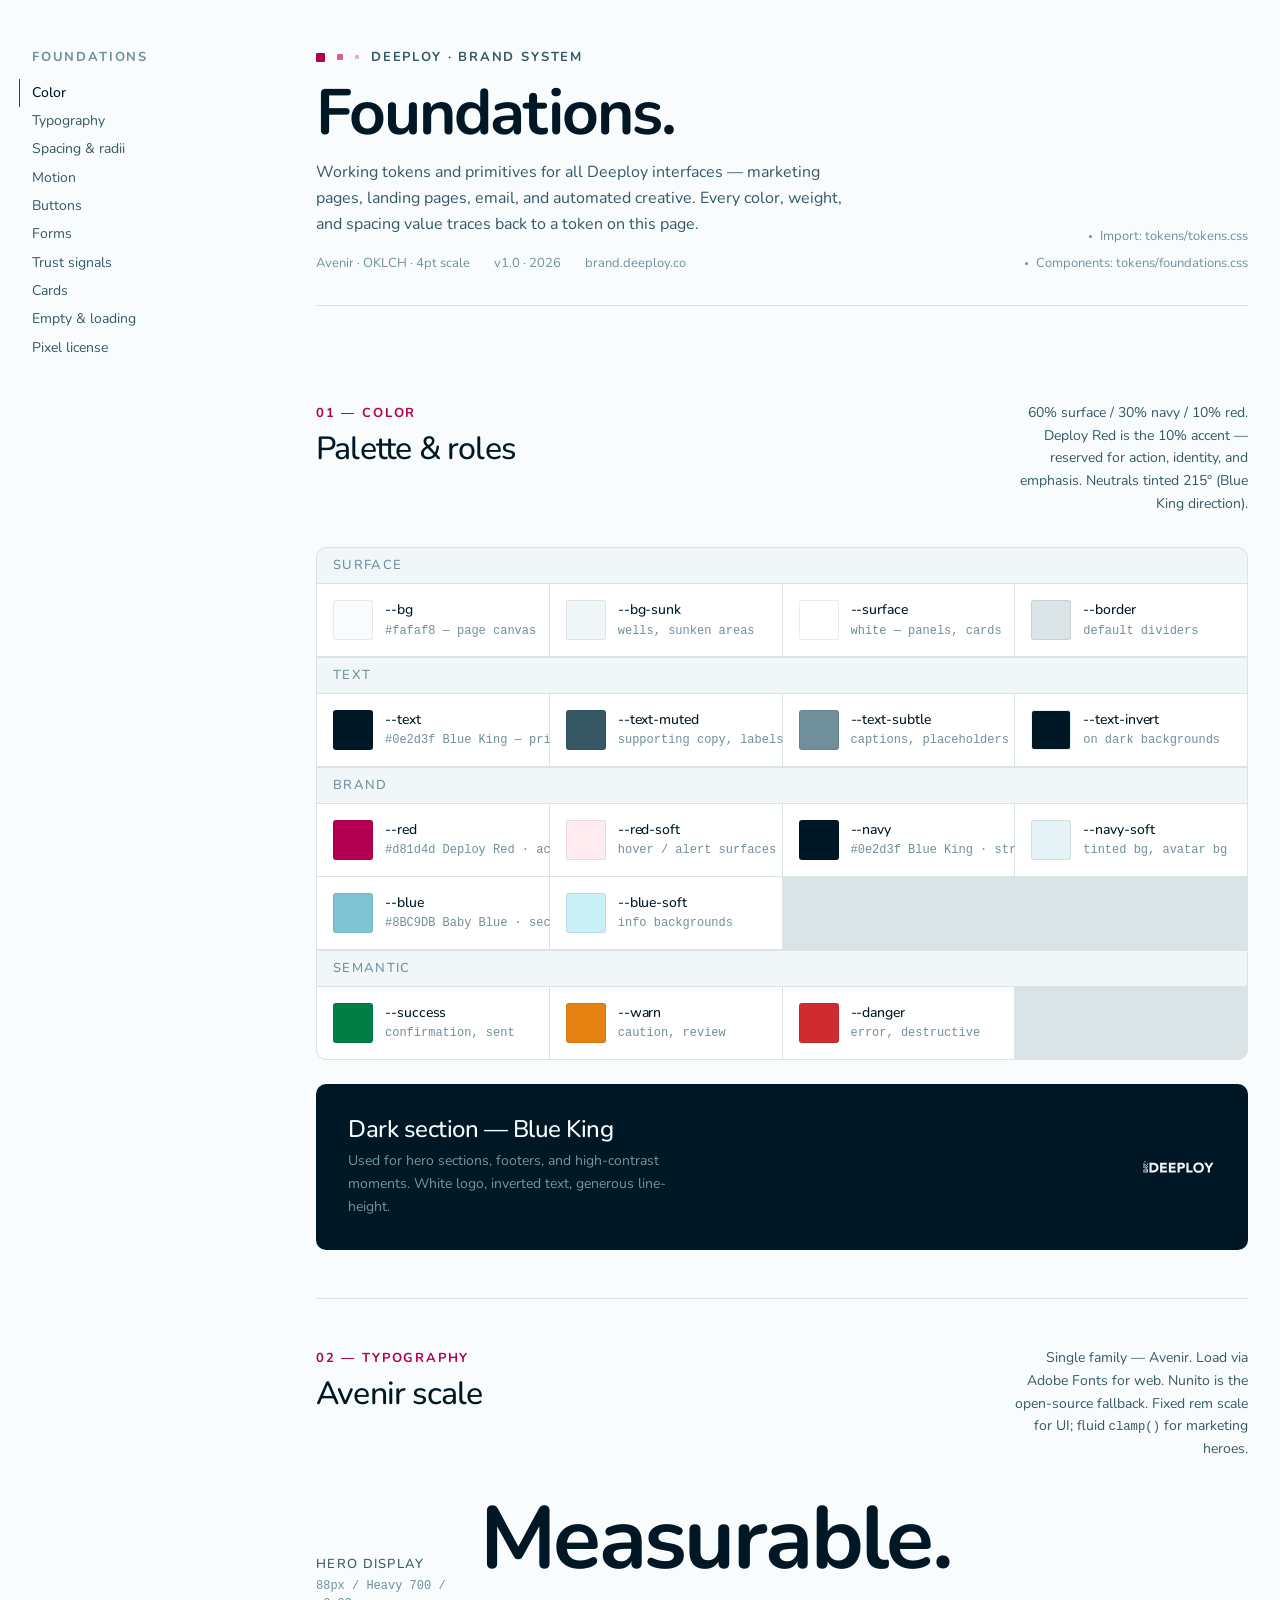
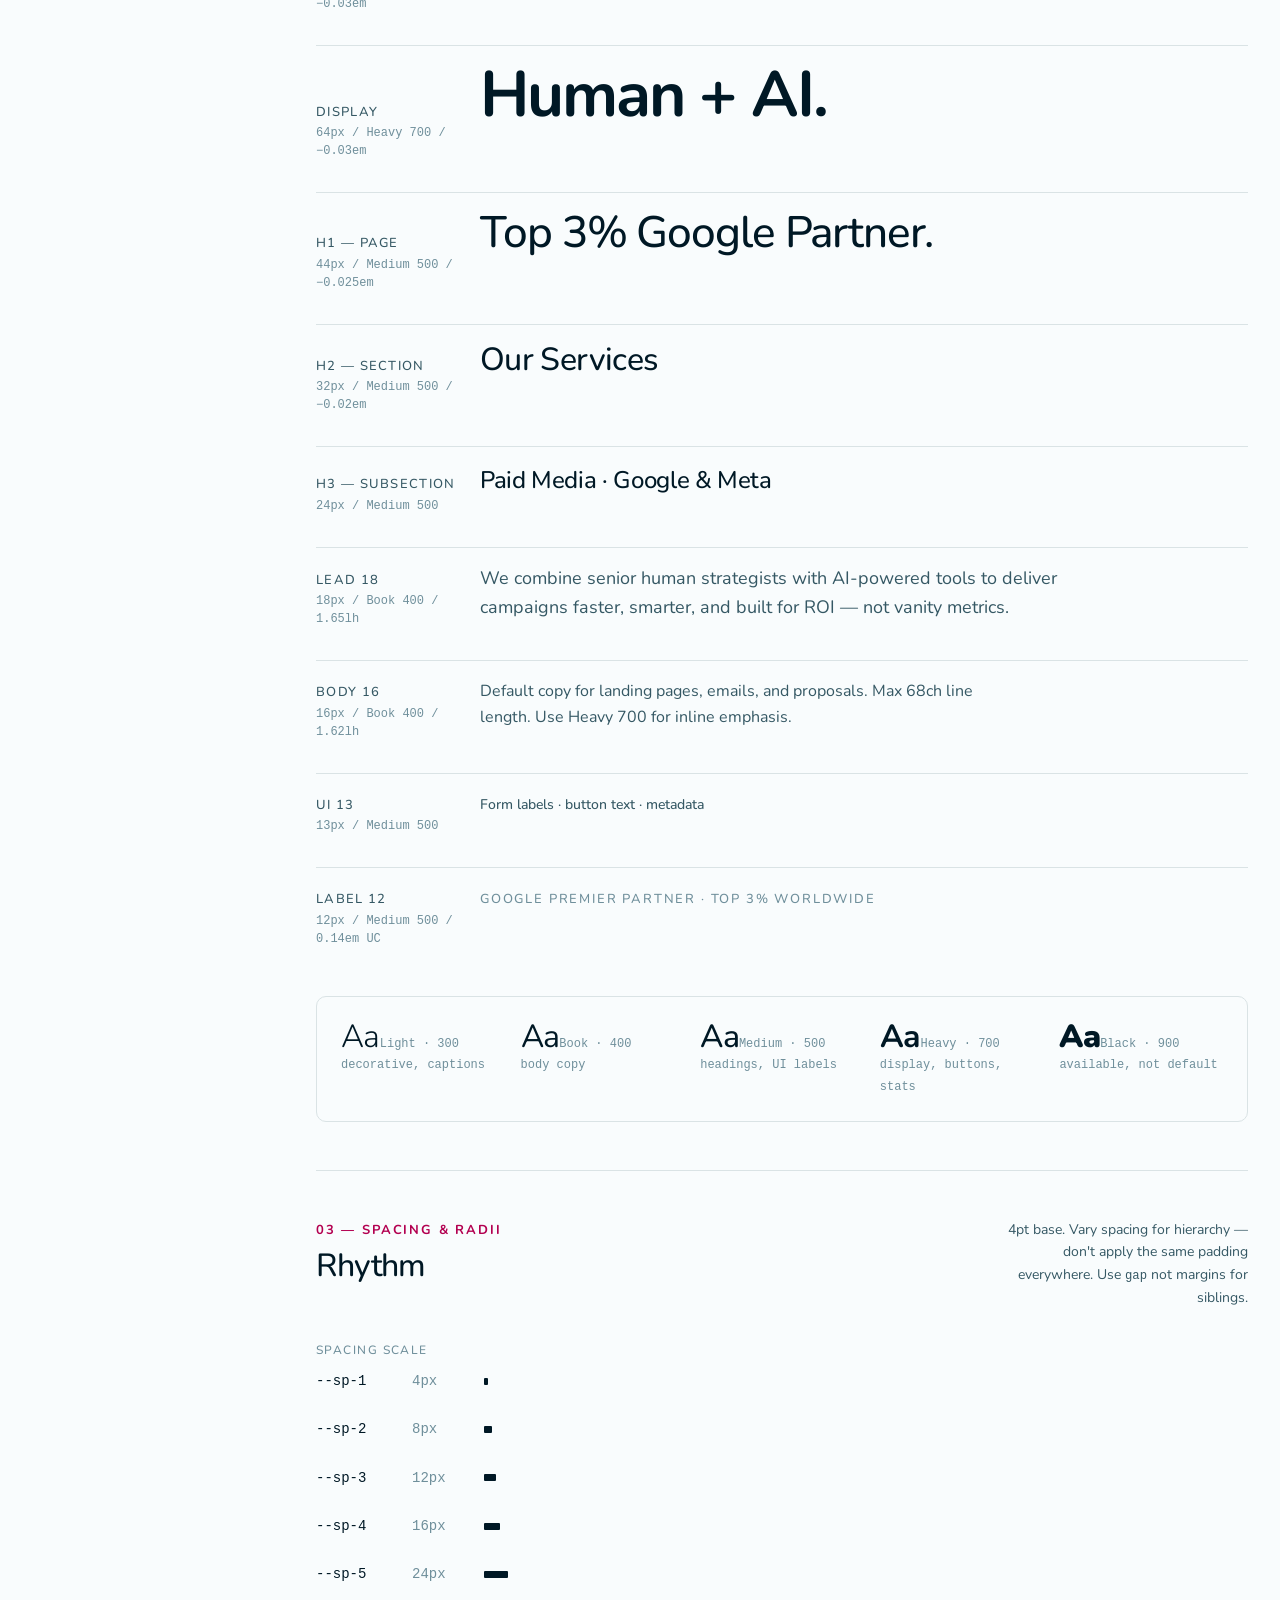
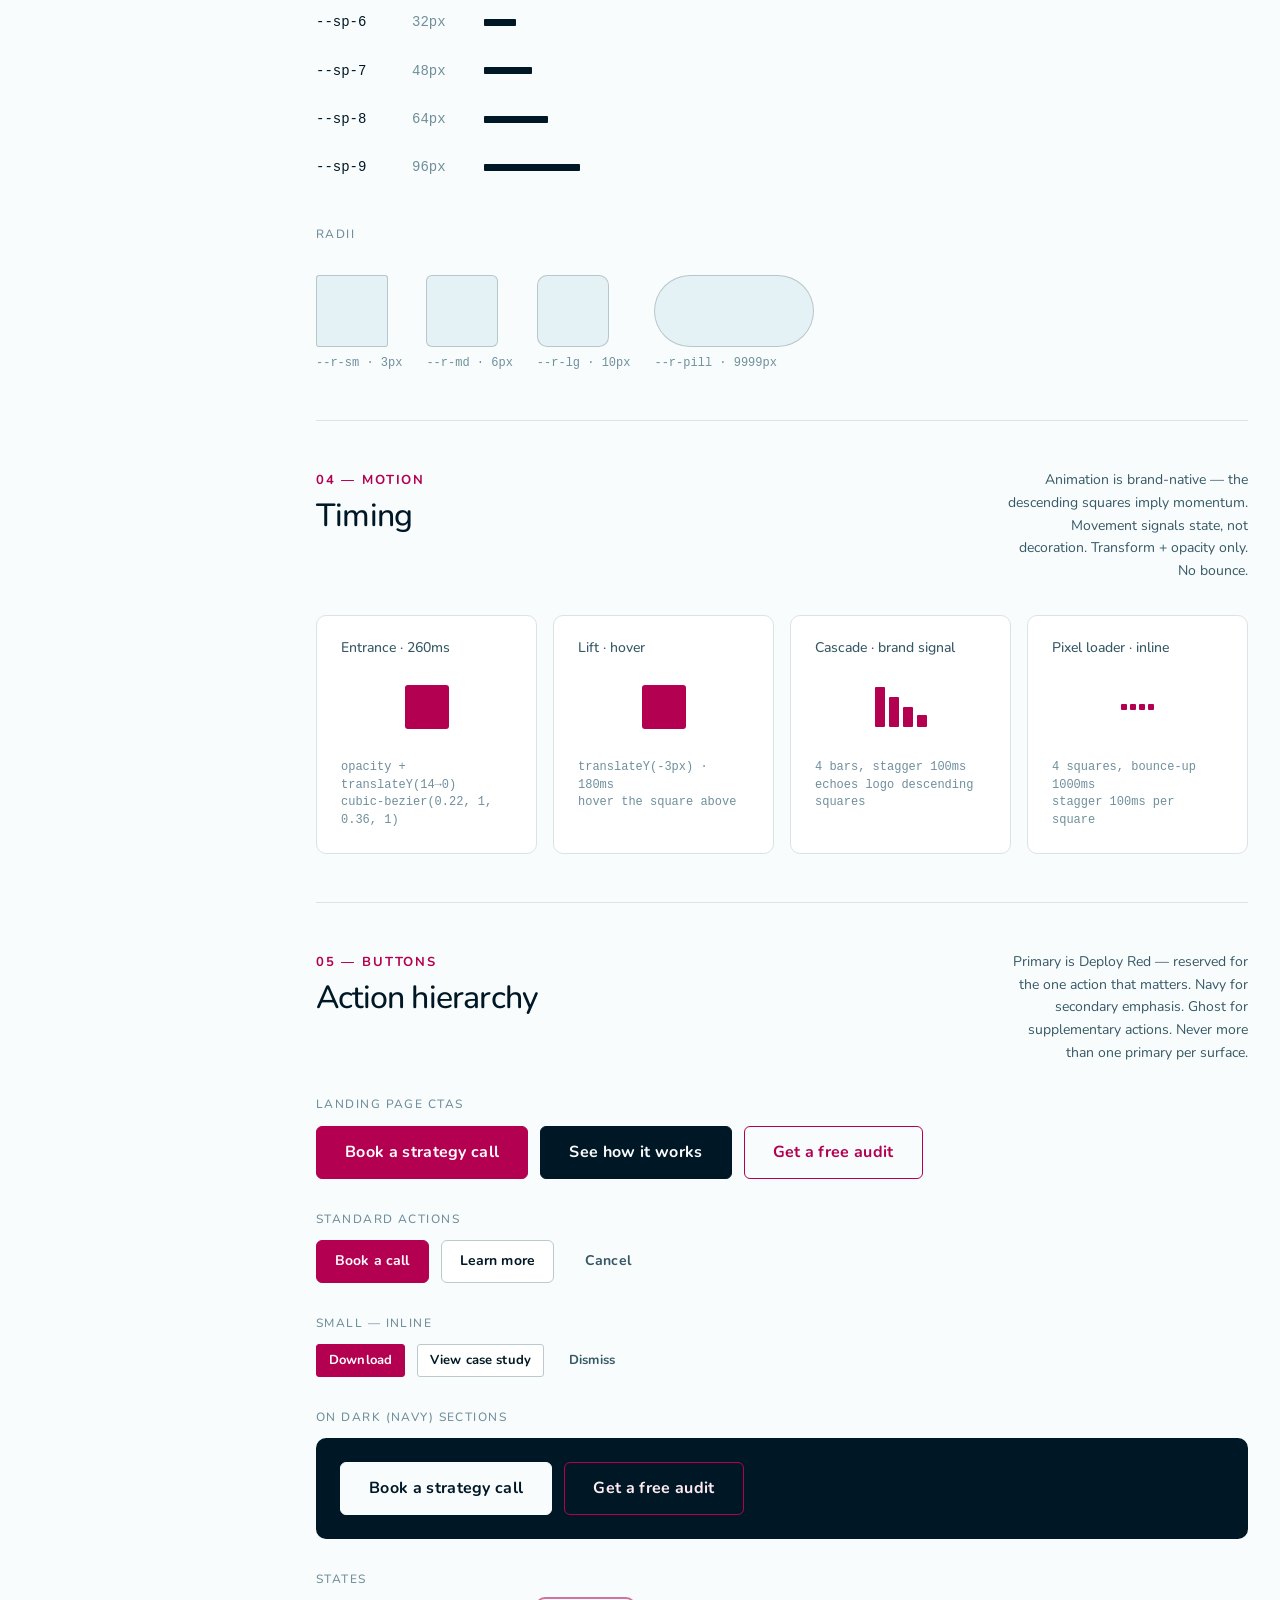
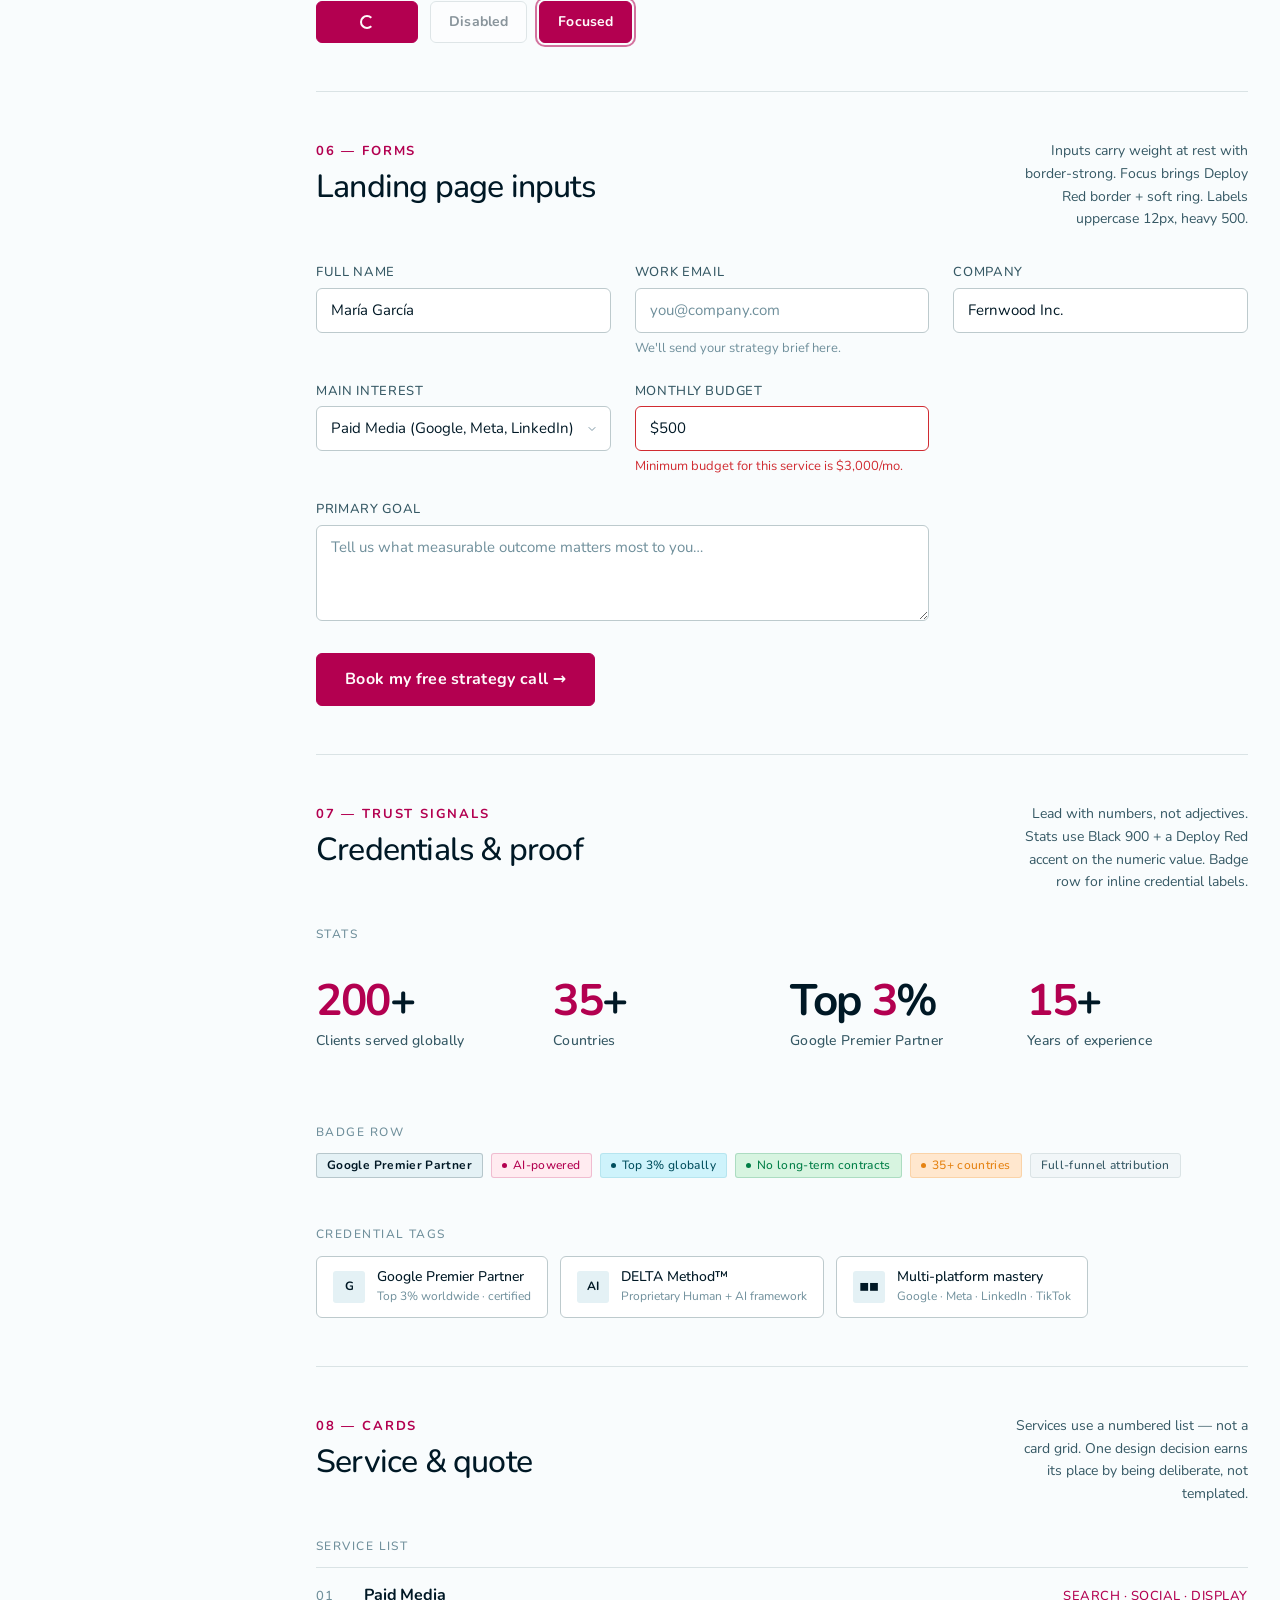
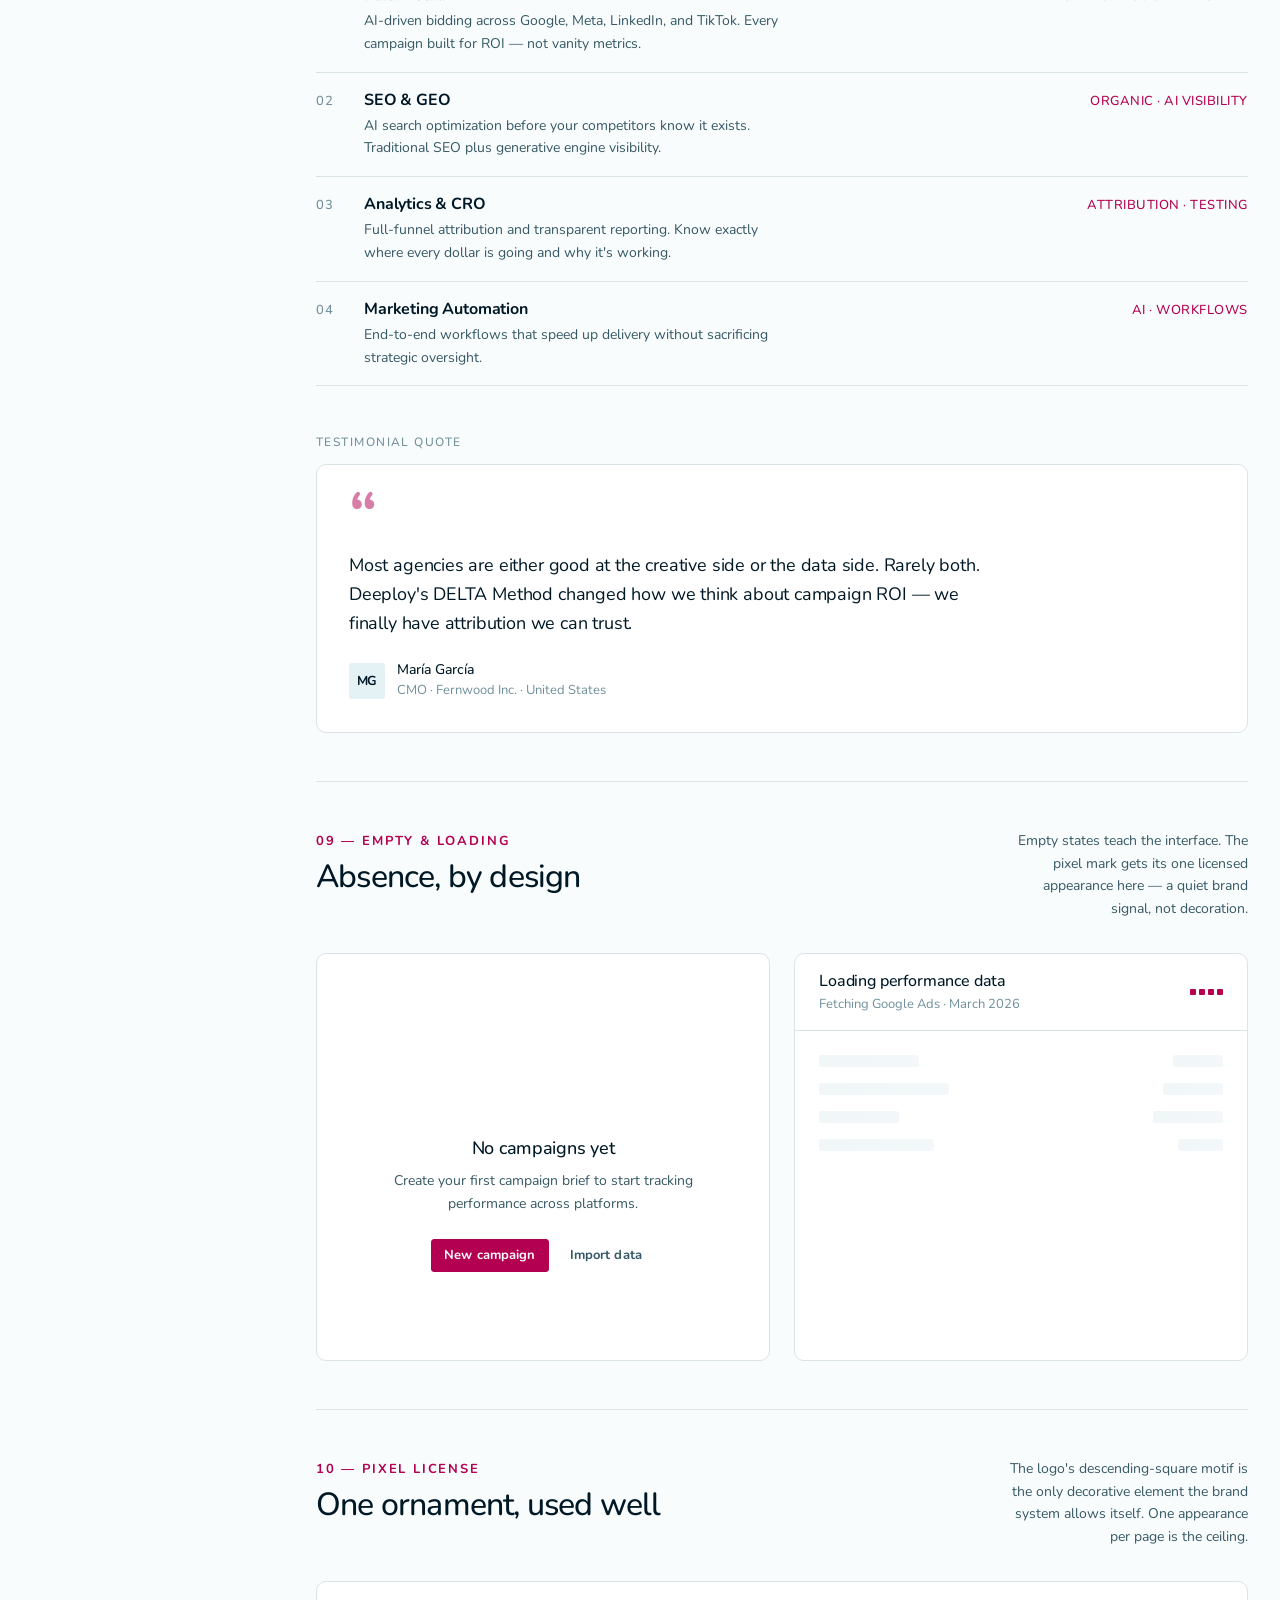
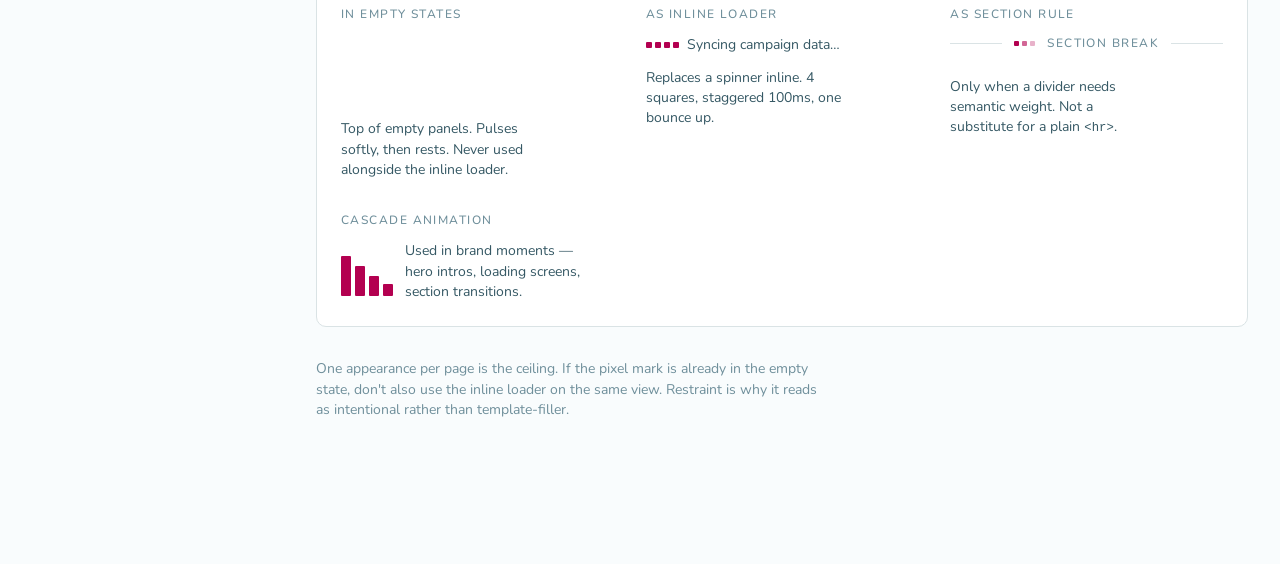
<file: brand/foundations.html>
<!doctype html>
<html lang="en">
<head>
<meta charset="utf-8">
<meta name="viewport" content="width=device-width, initial-scale=1">
<title>Foundations — Deeploy Brand System</title>
<meta name="color-scheme" content="light">
<link rel="preconnect" href="https://fonts.googleapis.com">
<link rel="preconnect" href="https://fonts.gstatic.com" crossorigin>
<link href="https://fonts.googleapis.com/css2?family=Nunito:wght@300;400;500;700;900&display=swap" rel="stylesheet">

<style>
/* ------------------------------------------------------------------
   Tokens
   Avenir is the brand font — load via Adobe Fonts / TypeKit for web.
   Nunito is the web fallback when Avenir is not installed.
------------------------------------------------------------------ */
:root {
  --ff-brand: 'Avenir Next', 'Avenir', 'Nunito', system-ui, sans-serif;
  --ff-mono:  ui-monospace, 'SF Mono', Menlo, monospace;

  /* Type scale — fixed rem (product/brand UI, not fluid marketing) */
  --text-xs:   0.8125rem;    /* 13 */
  --text-sm:   0.875rem;     /* 14 */
  --text-base: 0.9375rem;    /* 15 */
  --text-md:   1rem;         /* 16 */
  --text-lg:   1.125rem;     /* 18 */
  --text-xl:   1.5rem;       /* 24 */
  --text-2xl:  2rem;         /* 32 */
  --text-3xl:  2.75rem;      /* 44 */
  --text-4xl:  4rem;         /* 64 */
  --text-5xl:  5.5rem;       /* 88 */

  --lh-tight:   1.05;
  --lh-display: 1.12;
  --lh-ui:      1.45;
  --lh-body:    1.62;

  /* Spacing — 4pt base */
  --sp-1: 4px;  --sp-2: 8px;  --sp-3: 12px; --sp-4: 16px;
  --sp-5: 24px; --sp-6: 32px; --sp-7: 48px; --sp-8: 64px; --sp-9: 96px;

  /* Radii — restrained; brand prefers geometry over softness */
  --r-sm:   3px;
  --r-md:   6px;
  --r-lg:   10px;
  --r-pill: 9999px;

  /* Motion */
  --ease-out:    cubic-bezier(0.22, 1, 0.36, 1);
  --ease-in-out: cubic-bezier(0.65, 0, 0.35, 1);
  --dur-fast: 120ms;
  --dur:      180ms;
  --dur-slow: 260ms;
}

/* Palette — OKLCH, light only. Tinted hue 222° (Blue King direction). */
:root {
  --bg:           oklch(99% 0.004 215);       /* #fafaf8 — page canvas */
  --bg-sunk:      oklch(97% 0.006 215);       /* sunken wells, table heads */
  --surface:      oklch(100% 0 0);            /* white surfaces */
  --surface-hover:oklch(97.5% 0.006 215);

  --border:       oklch(91% 0.01 215);
  --border-strong:oklch(83% 0.015 215);

  --text:         oklch(19% 0.055 222);       /* Blue King #0e2d3f */
  --text-muted:   oklch(44% 0.045 222);
  --text-subtle:  oklch(63% 0.04 222);
  --text-invert:  oklch(99% 0.004 215);       /* on dark backgrounds */

  /* Brand palette — source of truth: SVG master files */
  --red:          oklch(48% 0.215 4);         /* Deploy Red  #d81d4d */
  --red-hover:    oklch(43% 0.215 4);
  --red-soft:     oklch(96% 0.025 4);         /* #fdf0f3 */
  --red-fg:       oklch(99% 0.005 4);         /* white-ish on red */

  --navy:         oklch(19% 0.055 222);       /* Blue King  #0e2d3f */
  --navy-soft:    oklch(95% 0.015 215);       /* #eef2f5 */
  --navy-mid:     oklch(30% 0.04 222);        /* mid-tone for dark surfaces */

  --blue:         oklch(78% 0.072 211);       /* Baby Blue   #8BC9DB */
  --blue-soft:    oklch(93% 0.04 211);

  /* Semantic */
  --success:      oklch(52% 0.13 155);
  --success-soft: oklch(94% 0.04 155);
  --warn:         oklch(70% 0.16 60);
  --warn-soft:    oklch(95% 0.05 60);
  --danger:       oklch(56% 0.20 25);
  --danger-soft:  oklch(95% 0.04 25);

  --focus-ring: 0 0 0 2px var(--bg), 0 0 0 4px oklch(48% 0.215 4 / 0.55);
}

/* ------------------------------------------------------------------
   Reset
------------------------------------------------------------------ */
*, *::before, *::after { box-sizing: border-box; }
html, body { margin: 0; padding: 0; }
html { -webkit-text-size-adjust: 100%; }
body {
  font-family: var(--ff-brand);
  font-size: var(--text-base);
  line-height: var(--lh-ui);
  color: var(--text);
  background: var(--bg);
  -webkit-font-smoothing: antialiased;
  -moz-osx-font-smoothing: grayscale;
  text-rendering: optimizeLegibility;
}
h1, h2, h3, h4 { margin: 0; font-family: var(--ff-brand); font-weight: 500; line-height: var(--lh-display); letter-spacing: -0.02em; }
p { margin: 0; }
hr { border: 0; border-top: 1px solid var(--border); margin: 0; }
code { font-family: var(--ff-mono); font-size: 0.875em; }
button { font: inherit; color: inherit; background: none; border: 0; padding: 0; cursor: pointer; }
a { color: inherit; text-decoration: none; }
input, select, textarea { font: inherit; color: inherit; }
::selection { background: var(--red-soft); color: var(--text); }

/* ------------------------------------------------------------------
   Layout
------------------------------------------------------------------ */
.page {
  display: grid;
  grid-template-columns: 220px minmax(0, 1fr);
  gap: var(--sp-8);
  max-width: 1280px;
  margin: 0 auto;
  padding: var(--sp-7) var(--sp-6) var(--sp-9);
}
@media (max-width: 900px) {
  .page { grid-template-columns: 1fr; gap: var(--sp-5); padding: var(--sp-5) var(--sp-4); }
}

/* TOC */
.toc {
  position: sticky;
  top: var(--sp-5);
  align-self: start;
  font-size: var(--text-sm);
  color: var(--text-muted);
}
.toc-title {
  font-weight: 700;
  font-size: var(--text-xs);
  letter-spacing: 0.14em;
  text-transform: uppercase;
  color: var(--text-subtle);
  margin-bottom: var(--sp-3);
}
.toc a {
  display: block;
  padding: var(--sp-1) 0;
  padding-left: var(--sp-3);
  margin-left: -13px;
  border-left: 1px solid transparent;
  transition: color var(--dur) var(--ease-out);
}
.toc a:hover { color: var(--text); }
.toc a.is-active { color: var(--text); border-left-color: var(--red); font-weight: 500; }
@media (max-width: 900px) { .toc { position: static; } }

.main { min-width: 0; }

/* ------------------------------------------------------------------
   Masthead
------------------------------------------------------------------ */
.masthead {
  display: grid;
  grid-template-columns: 1fr auto;
  gap: var(--sp-5);
  align-items: end;
  padding-bottom: var(--sp-6);
  border-bottom: 1px solid var(--border);
  margin-bottom: var(--sp-7);
}
.masthead-mark {
  display: flex;
  align-items: center;
  gap: var(--sp-3);
  font-weight: 700;
  font-size: var(--text-xs);
  letter-spacing: 0.14em;
  text-transform: uppercase;
  color: var(--text-muted);
  margin-bottom: var(--sp-4);
}
.mark-sq  { width: 9px; height: 9px; background: var(--red); border-radius: 1px; }
.mark-sq + .mark-sq { width: 6px; height: 6px; opacity: 0.6; }
.mark-sq + .mark-sq + .mark-sq { width: 4px; height: 4px; opacity: 0.3; }

.masthead h1 {
  font-size: clamp(2.25rem, 5vw, var(--text-4xl));
  font-weight: 700;
  letter-spacing: -0.03em;
  line-height: 0.96;
  color: var(--text);
}
.masthead .lede {
  max-width: 54ch;
  margin-top: var(--sp-4);
  font-size: var(--text-md);
  font-weight: 400;
  color: var(--text-muted);
  line-height: var(--lh-body);
}
.masthead-meta {
  display: flex;
  flex-direction: column;
  gap: var(--sp-2);
  align-items: flex-end;
  font-size: var(--text-xs);
  color: var(--text-subtle);
  font-weight: 400;
}
.masthead-meta .row { display: inline-flex; gap: var(--sp-2); align-items: center; }
.masthead-meta .dot { width: 3px; height: 3px; background: var(--text-subtle); border-radius: 50%; }
@media (max-width: 700px) {
  .masthead { grid-template-columns: 1fr; }
  .masthead-meta { align-items: flex-start; flex-direction: row; flex-wrap: wrap; }
}

/* ------------------------------------------------------------------
   Section
------------------------------------------------------------------ */
.section { padding: var(--sp-7) 0; scroll-margin-top: var(--sp-5); }
.section + .section { border-top: 1px solid var(--border); }

.section-head {
  display: grid;
  grid-template-columns: 1fr auto;
  align-items: baseline;
  gap: var(--sp-5);
  margin-bottom: var(--sp-6);
}
.section-kicker {
  font-weight: 700;
  font-size: var(--text-xs);
  letter-spacing: 0.14em;
  text-transform: uppercase;
  color: var(--red);
  margin-bottom: var(--sp-2);
}
.section-head h2 {
  font-size: var(--text-2xl);
  letter-spacing: -0.025em;
  font-weight: 500;
  color: var(--text);
}
.section-note {
  max-width: 30ch;
  font-size: var(--text-sm);
  font-weight: 400;
  color: var(--text-muted);
  line-height: var(--lh-body);
  text-align: right;
}
@media (max-width: 700px) {
  .section-head { grid-template-columns: 1fr; }
  .section-note { text-align: left; max-width: 60ch; }
}

.eyebrow {
  font-weight: 500;
  font-size: 12px;
  letter-spacing: 0.12em;
  text-transform: uppercase;
  color: var(--text-subtle);
  margin-bottom: var(--sp-3);
}

/* ------------------------------------------------------------------
   01 — Color
------------------------------------------------------------------ */
.palette {
  display: grid;
  grid-template-columns: repeat(auto-fit, minmax(220px, 1fr));
  gap: 1px;
  background: var(--border);
  border: 1px solid var(--border);
  border-radius: var(--r-lg);
  overflow: hidden;
}
.swatch {
  background: var(--surface);
  padding: var(--sp-4);
  display: grid;
  grid-template-columns: 40px 1fr;
  gap: var(--sp-3);
  align-items: center;
}
.chip {
  width: 40px;
  height: 40px;
  border-radius: var(--r-sm);
  border: 1px solid oklch(0% 0 0 / 0.08);
}
.swatch .meta .name {
  font-weight: 500;
  font-size: var(--text-sm);
  color: var(--text);
  letter-spacing: -0.005em;
}
.swatch .meta .value {
  font-family: var(--ff-mono);
  font-size: 12px;
  color: var(--text-subtle);
  margin-top: 2px;
  overflow: hidden;
  text-overflow: ellipsis;
  white-space: nowrap;
}
.palette-group {
  grid-column: 1 / -1;
  background: var(--bg-sunk);
  padding: var(--sp-2) var(--sp-4);
  font-size: var(--text-xs);
  font-weight: 500;
  letter-spacing: 0.1em;
  text-transform: uppercase;
  color: var(--text-subtle);
  border-top: 1px solid var(--border);
}
.palette-group:first-child { border-top: 0; }

/* Dark section preview */
.dark-preview {
  margin-top: var(--sp-5);
  background: var(--navy);
  border-radius: var(--r-lg);
  padding: var(--sp-6);
  display: flex;
  align-items: center;
  justify-content: space-between;
  gap: var(--sp-5);
  flex-wrap: wrap;
}
.dark-preview-text h3 {
  font-size: var(--text-xl);
  font-weight: 500;
  color: var(--text-invert);
  letter-spacing: -0.02em;
  margin-bottom: var(--sp-2);
}
.dark-preview-text p {
  font-size: var(--text-sm);
  color: oklch(65% 0.04 215);
  max-width: 42ch;
  line-height: var(--lh-body);
}
.dark-preview-logo { height: 28px; width: auto; opacity: 0.95; }

/* ------------------------------------------------------------------
   02 — Typography
------------------------------------------------------------------ */
.type-spec {
  display: grid;
  grid-template-columns: 140px 1fr;
  gap: var(--sp-5);
  padding: var(--sp-4) 0;
  border-top: 1px solid var(--border);
  align-items: baseline;
}
.type-spec:first-child { border-top: 0; padding-top: 0; }
.type-meta {
  font-family: var(--ff-mono);
  font-size: 12px;
  color: var(--text-subtle);
  line-height: 1.5;
  padding-top: 6px;
}
.type-meta strong {
  color: var(--text-muted);
  font-weight: 500;
  display: block;
  font-family: var(--ff-brand);
  font-size: var(--text-xs);
  letter-spacing: 0.1em;
  text-transform: uppercase;
  margin-bottom: 2px;
}
.type-sample { color: var(--text); }

.weights {
  margin-top: var(--sp-6);
  padding: var(--sp-5);
  border: 1px solid var(--border);
  border-radius: var(--r-lg);
  display: grid;
  grid-template-columns: repeat(auto-fit, minmax(140px, 1fr));
  gap: var(--sp-4);
}
.weight .w {
  font-family: var(--ff-brand);
  font-size: var(--text-2xl);
  color: var(--text);
  line-height: 1;
  letter-spacing: -0.02em;
}
.weight .l {
  font-family: var(--ff-mono);
  font-size: 12px;
  color: var(--text-subtle);
  margin-top: var(--sp-2);
}

@media (max-width: 700px) {
  .type-spec { grid-template-columns: 1fr; gap: var(--sp-2); }
}

/* ------------------------------------------------------------------
   03 — Spacing & radii
------------------------------------------------------------------ */
.rulers { display: grid; gap: var(--sp-3); }
.ruler {
  display: grid;
  grid-template-columns: 80px 56px 1fr;
  gap: var(--sp-4);
  align-items: center;
}
.ruler .token { font-family: var(--ff-mono); font-size: var(--text-sm); color: var(--text); }
.ruler .px    { font-family: var(--ff-mono); font-size: var(--text-sm); color: var(--text-subtle); }
.ruler .bar   { height: 7px; background: var(--navy); border-radius: 1px; }

.radii { display: flex; gap: var(--sp-5); align-items: flex-end; flex-wrap: wrap; margin-top: var(--sp-6); }
.radii figure { margin: 0; display: flex; flex-direction: column; gap: var(--sp-2); align-items: flex-start; }
.radii .tile {
  width: 72px; height: 72px;
  background: var(--navy-soft);
  border: 1px solid oklch(from var(--navy) l c h / 0.2);
}
.radii figcaption { font-family: var(--ff-mono); font-size: 12px; color: var(--text-subtle); }

/* ------------------------------------------------------------------
   04 — Motion
------------------------------------------------------------------ */
.motion-grid {
  display: grid;
  grid-template-columns: repeat(auto-fit, minmax(200px, 1fr));
  gap: var(--sp-4);
}
.motion-card {
  padding: var(--sp-5);
  border: 1px solid var(--border);
  border-radius: var(--r-lg);
  background: var(--surface);
}
.motion-card h4 { font-size: var(--text-sm); font-weight: 500; color: var(--text-muted); margin-bottom: var(--sp-3); letter-spacing: 0; }
.motion-stage { height: 80px; display: flex; align-items: center; justify-content: center; margin-bottom: var(--sp-3); }
.motion-meta { font-family: var(--ff-mono); font-size: 12px; color: var(--text-subtle); }

.m-sq {
  width: 44px; height: 44px;
  background: var(--red);
  border-radius: var(--r-sm);
}
.m-enter { animation: sq-enter 1600ms var(--ease-out) infinite; }
@keyframes sq-enter {
  0%       { opacity: 0; transform: translateY(14px); }
  25%, 80% { opacity: 1; transform: translateY(0); }
  100%     { opacity: 0; transform: translateY(-10px); }
}
.m-pop { transition: transform var(--dur) var(--ease-out); }
.m-pop:hover { transform: translateY(-3px); }

/* Staggered pixel cascade — echoes the logo's descending squares */
.m-cascade { display: flex; align-items: flex-end; gap: 4px; }
.m-cascade span {
  width: 10px;
  background: var(--red);
  border-radius: 1px;
  animation: cascade 1800ms var(--ease-out) infinite;
}
.m-cascade span:nth-child(1) { animation-delay: 0ms;    height: 40px; }
.m-cascade span:nth-child(2) { animation-delay: 100ms;  height: 30px; }
.m-cascade span:nth-child(3) { animation-delay: 200ms;  height: 20px; }
.m-cascade span:nth-child(4) { animation-delay: 300ms;  height: 12px; }
@keyframes cascade {
  0%, 10% { opacity: 0.2; }
  30%, 75% { opacity: 1; }
  100%     { opacity: 0.2; }
}
@media (prefers-reduced-motion: reduce) {
  .m-enter, .m-cascade span { animation: none; }
  .m-pop { transition: none; }
}

/* ------------------------------------------------------------------
   05 — Buttons
------------------------------------------------------------------ */
.btn-row { display: flex; flex-wrap: wrap; gap: var(--sp-3); align-items: center; }
.btn-row + .btn-row { margin-top: var(--sp-4); }

.btn {
  --btn-bg:     var(--surface);
  --btn-fg:     var(--text);
  --btn-border: var(--border-strong);
  display: inline-flex;
  align-items: center;
  gap: var(--sp-2);
  font-family: var(--ff-brand);
  font-weight: 700;
  font-size: var(--text-sm);
  border-radius: var(--r-md);
  background: var(--btn-bg);
  color: var(--btn-fg);
  border: 1px solid var(--btn-border);
  transition:
    background var(--dur) var(--ease-out),
    color var(--dur) var(--ease-out),
    border-color var(--dur) var(--ease-out),
    transform var(--dur-fast) var(--ease-out);
  white-space: nowrap;
  letter-spacing: 0.01em;
}
.btn:hover { background: var(--surface-hover); }
.btn:active { transform: translateY(0.5px); }
.btn:focus-visible { outline: 0; box-shadow: var(--focus-ring); }
.btn:disabled { opacity: 0.45; cursor: not-allowed; }

/* Sizes */
.btn--sm  { padding: 6px 12px; font-size: var(--text-xs); border-radius: var(--r-sm); }
.btn--md  { padding: 10px 18px; }
.btn--lg  { padding: 14px 28px; font-size: var(--text-md); border-radius: var(--r-md); letter-spacing: 0.02em; }

/* Variants */
.btn--primary {
  --btn-bg:     var(--red);
  --btn-fg:     var(--red-fg);
  --btn-border: var(--red);
}
.btn--primary:hover { background: var(--red-hover); border-color: var(--red-hover); }

.btn--navy {
  --btn-bg:     var(--navy);
  --btn-fg:     var(--text-invert);
  --btn-border: var(--navy);
}
.btn--navy:hover { background: var(--navy-mid); border-color: var(--navy-mid); }

.btn--ghost {
  --btn-bg:     transparent;
  --btn-border: transparent;
  --btn-fg:     var(--text-muted);
}
.btn--ghost:hover { background: var(--surface-hover); color: var(--text); }

.btn--outline-red {
  --btn-bg:     transparent;
  --btn-fg:     var(--red);
  --btn-border: var(--red);
}
.btn--outline-red:hover { background: var(--red-soft); }

/* On dark backgrounds */
.btn--light {
  --btn-bg:     var(--text-invert);
  --btn-fg:     var(--navy);
  --btn-border: var(--text-invert);
}
.btn--light:hover { background: oklch(96% 0 0); border-color: oklch(96% 0 0); }

.btn svg { width: 15px; height: 15px; flex-shrink: 0; }

.btn-loading { position: relative; color: transparent !important; }
.btn-loading::after {
  content: "";
  position: absolute;
  inset: 0; margin: auto;
  width: 14px; height: 14px;
  border-radius: 50%;
  border: 2px solid currentcolor;
  border-right-color: transparent;
  color: var(--red-fg);
  animation: spin 700ms linear infinite;
}
@keyframes spin { to { transform: rotate(360deg); } }

/* ------------------------------------------------------------------
   06 — Forms (landing page)
------------------------------------------------------------------ */
.form-grid {
  display: grid;
  grid-template-columns: repeat(auto-fit, minmax(240px, 1fr));
  gap: var(--sp-5);
}
.field { display: flex; flex-direction: column; gap: 6px; }
.field > label {
  font-weight: 500;
  font-size: var(--text-xs);
  letter-spacing: 0.05em;
  color: var(--text-muted);
  text-transform: uppercase;
}
.field-help  { font-size: var(--text-xs); color: var(--text-subtle); }
.field-error { font-size: var(--text-xs); color: var(--danger); }

.input, .select, .textarea {
  display: block;
  width: 100%;
  padding: 11px 14px;
  background: var(--surface);
  border: 1px solid var(--border-strong);
  border-radius: var(--r-md);
  color: var(--text);
  font-family: var(--ff-brand);
  font-size: var(--text-base);
  font-weight: 400;
  line-height: 1.4;
  transition: border-color var(--dur) var(--ease-out), box-shadow var(--dur) var(--ease-out);
}
.input::placeholder, .textarea::placeholder { color: var(--text-subtle); }
.input:hover, .select:hover { border-color: var(--text-subtle); }
.input:focus, .select:focus, .textarea:focus {
  outline: 0;
  border-color: var(--red);
  box-shadow: 0 0 0 3px oklch(48% 0.215 4 / 0.15);
}
.input[aria-invalid="true"] { border-color: var(--danger); }
.input[aria-invalid="true"]:focus { box-shadow: 0 0 0 3px oklch(from var(--danger) l c h / 0.15); }

.textarea { min-height: 96px; resize: vertical; }
.select {
  appearance: none;
  background-image: url("data:image/svg+xml;utf8,<svg xmlns='http://www.w3.org/2000/svg' width='12' height='12' viewBox='0 0 24 24' fill='none' stroke='%236b8899' stroke-width='1.75' stroke-linecap='round' stroke-linejoin='round'><polyline points='6 9 12 15 18 9'/></svg>");
  background-repeat: no-repeat;
  background-position: right 12px center;
  padding-right: 34px;
  cursor: pointer;
}

/* ------------------------------------------------------------------
   07 — Trust signals
------------------------------------------------------------------ */
.trust-grid {
  display: grid;
  grid-template-columns: repeat(auto-fit, minmax(200px, 1fr));
  gap: var(--sp-4);
}
.stat-block { padding: var(--sp-5) 0; }
.stat-block .num {
  font-size: var(--text-3xl);
  font-weight: 700;
  color: var(--text);
  letter-spacing: -0.03em;
  line-height: 1;
  margin-bottom: var(--sp-2);
}
.stat-block .num span { color: var(--red); }
.stat-block .label {
  font-size: var(--text-sm);
  font-weight: 500;
  color: var(--text-muted);
  letter-spacing: 0.02em;
}

.badge-row { display: flex; flex-wrap: wrap; gap: var(--sp-2); align-items: center; }
.badge {
  display: inline-flex;
  align-items: center;
  gap: 6px;
  padding: 3px 10px;
  border-radius: var(--r-sm);
  font-weight: 500;
  font-size: 12px;
  letter-spacing: 0.03em;
  background: var(--bg-sunk);
  color: var(--text-muted);
  border: 1px solid var(--border);
  white-space: nowrap;
}
.badge .pip { width: 5px; height: 5px; border-radius: 50%; background: currentcolor; flex-shrink: 0; }

.badge--partner {
  background: var(--navy-soft);
  color: var(--navy);
  border-color: color-mix(in oklch, var(--navy) 20%, transparent);
  font-weight: 700;
}
.badge--ai {
  background: var(--red-soft);
  color: var(--red);
  border-color: color-mix(in oklch, var(--red) 20%, transparent);
}
.badge--success { background: var(--success-soft); color: var(--success); border-color: color-mix(in oklch, var(--success) 20%, transparent); }
.badge--warn    { background: var(--warn-soft); color: var(--warn); border-color: color-mix(in oklch, var(--warn) 20%, transparent); }
.badge--info    { background: oklch(from var(--blue) 94% 0.04 h); color: oklch(from var(--blue) 38% 0.09 h); border-color: color-mix(in oklch, var(--blue) 30%, transparent); }

/* Credential tag (larger, with icon space) */
.cred-tag {
  display: inline-flex;
  align-items: center;
  gap: var(--sp-3);
  padding: var(--sp-3) var(--sp-4);
  border: 1px solid var(--border-strong);
  border-radius: var(--r-md);
  background: var(--surface);
}
.cred-tag .cred-icon {
  width: 32px; height: 32px;
  background: var(--navy-soft);
  border-radius: var(--r-sm);
  display: flex;
  align-items: center;
  justify-content: center;
  font-weight: 700;
  font-size: 12px;
  color: var(--navy);
  letter-spacing: -0.02em;
  flex-shrink: 0;
}
.cred-tag .cred-body .cred-name {
  font-weight: 500;
  font-size: var(--text-sm);
  color: var(--text);
  line-height: 1.2;
}
.cred-tag .cred-body .cred-sub {
  font-size: 12px;
  color: var(--text-subtle);
  margin-top: 2px;
}

/* ------------------------------------------------------------------
   08 — Cards (service, quote)
------------------------------------------------------------------ */

/* Service item — no cards, deliberate list */
.service-list { display: flex; flex-direction: column; }
.service-item {
  display: grid;
  grid-template-columns: 32px 1fr auto;
  gap: var(--sp-4);
  align-items: baseline;
  padding: var(--sp-4) 0;
  border-bottom: 1px solid var(--border);
}
.service-item:first-child { border-top: 1px solid var(--border); }
.service-num {
  font-size: var(--text-xs);
  font-weight: 500;
  color: var(--text-subtle);
  letter-spacing: 0.04em;
  padding-top: 3px;
}
.service-name {
  font-weight: 700;
  font-size: var(--text-md);
  color: var(--text);
  letter-spacing: -0.01em;
}
.service-desc {
  font-size: var(--text-sm);
  color: var(--text-muted);
  margin-top: 3px;
  max-width: 54ch;
  line-height: var(--lh-body);
}
.service-tag-inline {
  font-size: var(--text-xs);
  font-weight: 500;
  color: var(--red);
  letter-spacing: 0.04em;
  text-transform: uppercase;
  white-space: nowrap;
}

/* Quote card */
.quote-card {
  padding: var(--sp-6);
  border: 1px solid var(--border);
  border-radius: var(--r-lg);
  background: var(--surface);
  position: relative;
}
.quote-mark {
  font-size: 4rem;
  line-height: 0.6;
  color: var(--red);
  font-weight: 700;
  margin-bottom: var(--sp-4);
  display: block;
  opacity: 0.5;
}
.quote-text {
  font-size: var(--text-lg);
  font-weight: 400;
  color: var(--text);
  line-height: var(--lh-body);
  max-width: 58ch;
  letter-spacing: -0.01em;
}
.quote-attribution {
  margin-top: var(--sp-5);
  display: flex;
  align-items: center;
  gap: var(--sp-3);
}
.quote-avatar {
  width: 36px; height: 36px;
  background: var(--navy-soft);
  color: var(--navy);
  border-radius: var(--r-sm);
  display: flex; align-items: center; justify-content: center;
  font-weight: 700; font-size: 13px;
  flex-shrink: 0;
  letter-spacing: -0.02em;
}
.quote-name { font-weight: 500; font-size: var(--text-sm); color: var(--text); line-height: 1.2; }
.quote-role { font-size: var(--text-xs); color: var(--text-subtle); margin-top: 2px; }

/* ------------------------------------------------------------------
   09 — Empty & loading
------------------------------------------------------------------ */
.empty {
  padding: var(--sp-8) var(--sp-5);
  text-align: center;
  display: flex;
  flex-direction: column;
  align-items: center;
  gap: var(--sp-3);
}
.empty h3 { font-size: var(--text-lg); font-weight: 500; color: var(--text); letter-spacing: -0.015em; }
.empty p { color: var(--text-muted); max-width: 38ch; font-size: var(--text-sm); line-height: var(--lh-body); }
.empty .actions { margin-top: var(--sp-3); display: flex; gap: var(--sp-2); }

/* Pixel skeleton */
.skeleton {
  display: inline-block;
  background: linear-gradient(90deg, var(--bg-sunk) 0%, var(--surface-hover) 50%, var(--bg-sunk) 100%);
  background-size: 200% 100%;
  border-radius: 3px;
  animation: shimmer 1400ms ease-in-out infinite;
}
@keyframes shimmer {
  0%   { background-position: 200% 0; }
  100% { background-position: -200% 0; }
}

/* Inline pixel loader — 4 squares staggered, echoes logo motif */
.pixel-loader { display: inline-flex; gap: 3px; vertical-align: middle; }
.pixel-loader span {
  width: 6px; height: 6px;
  background: var(--red);
  border-radius: 1px;
  animation: pixel-bounce 1000ms var(--ease-in-out) infinite;
}
.pixel-loader span:nth-child(2) { animation-delay: 100ms; }
.pixel-loader span:nth-child(3) { animation-delay: 200ms; }
.pixel-loader span:nth-child(4) { animation-delay: 300ms; }
@keyframes pixel-bounce {
  0%, 40%, 100% { transform: translateY(0);   opacity: 0.35; }
  20%            { transform: translateY(-5px); opacity: 1; }
}

@media (prefers-reduced-motion: reduce) {
  .m-enter, .m-cascade span, .skeleton, .pixel-loader span, .pixel-mark span
    { animation: none; opacity: 1; }
}

/* ------------------------------------------------------------------
   10 — Pixel license
------------------------------------------------------------------ */
.pixel-mark {
  display: grid;
  grid-template-columns: repeat(4, 8px);
  grid-template-rows: repeat(7, 8px);
  gap: 2px;
  margin-bottom: var(--sp-4);
}
.pixel-mark span { background: var(--red); border-radius: 1px; opacity: 0; animation: pixel-fade 2600ms var(--ease-out) infinite; }
.pixel-mark span.empty-cell { background: transparent; animation: none; opacity: 0; }
@keyframes pixel-fade {
  0%, 55% { opacity: 1; }
  75%, 100% { opacity: 0.18; }
}

.pixel-rule {
  display: flex;
  align-items: center;
  gap: var(--sp-3);
  color: var(--text-subtle);
  font-size: 12px;
  letter-spacing: 0.12em;
  text-transform: uppercase;
  font-weight: 500;
  margin: var(--sp-5) 0;
}
.pixel-rule::before, .pixel-rule::after { content: ""; flex: 1; height: 1px; background: var(--border); }
.pixel-rule .marks { display: inline-flex; gap: 3px; }
.pixel-rule .marks i { width: 5px; height: 5px; background: var(--red); border-radius: 1px; display: inline-block; }
.pixel-rule .marks i:nth-child(2) { opacity: 0.6; }
.pixel-rule .marks i:nth-child(3) { opacity: 0.3; }

.license-grid {
  display: grid;
  grid-template-columns: repeat(auto-fit, minmax(220px, 1fr));
  gap: var(--sp-6);
}

/* ------------------------------------------------------------------
   Utilities
------------------------------------------------------------------ */
.panel {
  border: 1px solid var(--border);
  border-radius: var(--r-lg);
  background: var(--surface);
  overflow: hidden;
}
.panel-head {
  display: flex;
  align-items: center;
  justify-content: space-between;
  gap: var(--sp-4);
  padding: var(--sp-4) var(--sp-5);
  border-bottom: 1px solid var(--border);
}
.panel-title { font-weight: 500; font-size: var(--text-md); color: var(--text); letter-spacing: -0.01em; }
.panel-sub   { font-size: var(--text-xs); color: var(--text-subtle); margin-top: 2px; }
.panel-body  { padding: var(--sp-5); }

.stack > * + *    { margin-top: var(--sp-4); }
.stack-lg > * + * { margin-top: var(--sp-6); }
.row     { display: flex; gap: var(--sp-3); align-items: center; flex-wrap: wrap; }
.cluster { display: flex; gap: var(--sp-4); flex-wrap: wrap; align-items: center; }
</style>
</head>
<body>

<div class="page">

  <!-- ── TOC ─────────────────────────────────────────────────────────── -->
  <aside class="toc" aria-label="Sections">
    <div class="toc-title">Foundations</div>
    <nav>
      <a href="#color"   class="is-active">Color</a>
      <a href="#type">Typography</a>
      <a href="#space">Spacing &amp; radii</a>
      <a href="#motion">Motion</a>
      <a href="#buttons">Buttons</a>
      <a href="#forms">Forms</a>
      <a href="#trust">Trust signals</a>
      <a href="#cards">Cards</a>
      <a href="#empty">Empty &amp; loading</a>
      <a href="#license">Pixel license</a>
    </nav>
  </aside>

  <main class="main">

    <!-- ── Masthead ─────────────────────────────────────────────────── -->
    <header class="masthead">
      <div>
        <div class="masthead-mark">
          <span class="mark-sq"></span>
          <span class="mark-sq"></span>
          <span class="mark-sq"></span>
          Deeploy · Brand System
        </div>
        <h1>Foundations.</h1>
        <p class="lede">Working tokens and primitives for all Deeploy interfaces — marketing pages, landing pages, email, and automated creative. Every color, weight, and spacing value traces back to a token on this page.</p>
        <div class="row" style="margin-top: var(--sp-4); gap: var(--sp-5);">
          <span style="font-size:var(--text-xs); color:var(--text-subtle);">Avenir · OKLCH · 4pt scale</span>
          <span style="font-size:var(--text-xs); color:var(--text-subtle);">v1.0 · 2026</span>
          <span style="font-size:var(--text-xs); color:var(--text-subtle);">brand.deeploy.co</span>
        </div>
      </div>
      <div class="masthead-meta">
        <span class="row"><span class="dot"></span>Import: tokens/tokens.css</span>
        <span class="row"><span class="dot"></span>Components: tokens/foundations.css</span>
      </div>
    </header>

    <!-- ── 01 Color ─────────────────────────────────────────────────── -->
    <section class="section" id="color">
      <div class="section-head">
        <div>
          <div class="section-kicker">01 — Color</div>
          <h2>Palette &amp; roles</h2>
        </div>
        <p class="section-note">60% surface / 30% navy / 10% red. Deploy Red is the 10% accent — reserved for action, identity, and emphasis. Neutrals tinted 215° (Blue King direction).</p>
      </div>

      <div class="palette">
        <div class="palette-group">Surface</div>
        <div class="swatch">
          <div class="chip" style="background:var(--bg)"></div>
          <div class="meta"><div class="name">--bg</div><div class="value">#fafaf8 — page canvas</div></div>
        </div>
        <div class="swatch">
          <div class="chip" style="background:var(--bg-sunk)"></div>
          <div class="meta"><div class="name">--bg-sunk</div><div class="value">wells, sunken areas</div></div>
        </div>
        <div class="swatch">
          <div class="chip" style="background:var(--surface)"></div>
          <div class="meta"><div class="name">--surface</div><div class="value">white — panels, cards</div></div>
        </div>
        <div class="swatch">
          <div class="chip" style="background:var(--border)"></div>
          <div class="meta"><div class="name">--border</div><div class="value">default dividers</div></div>
        </div>

        <div class="palette-group">Text</div>
        <div class="swatch">
          <div class="chip" style="background:var(--text)"></div>
          <div class="meta"><div class="name">--text</div><div class="value">#0e2d3f Blue King — primary</div></div>
        </div>
        <div class="swatch">
          <div class="chip" style="background:var(--text-muted)"></div>
          <div class="meta"><div class="name">--text-muted</div><div class="value">supporting copy, labels</div></div>
        </div>
        <div class="swatch">
          <div class="chip" style="background:var(--text-subtle)"></div>
          <div class="meta"><div class="name">--text-subtle</div><div class="value">captions, placeholders</div></div>
        </div>
        <div class="swatch">
          <div class="chip" style="background:var(--navy); border-color:var(--navy-soft)"></div>
          <div class="meta"><div class="name">--text-invert</div><div class="value">on dark backgrounds</div></div>
        </div>

        <div class="palette-group">Brand</div>
        <div class="swatch">
          <div class="chip" style="background:var(--red)"></div>
          <div class="meta"><div class="name">--red</div><div class="value">#d81d4d Deploy Red · accent</div></div>
        </div>
        <div class="swatch">
          <div class="chip" style="background:var(--red-soft)"></div>
          <div class="meta"><div class="name">--red-soft</div><div class="value">hover / alert surfaces</div></div>
        </div>
        <div class="swatch">
          <div class="chip" style="background:var(--navy)"></div>
          <div class="meta"><div class="name">--navy</div><div class="value">#0e2d3f Blue King · structure</div></div>
        </div>
        <div class="swatch">
          <div class="chip" style="background:var(--navy-soft)"></div>
          <div class="meta"><div class="name">--navy-soft</div><div class="value">tinted bg, avatar bg</div></div>
        </div>
        <div class="swatch">
          <div class="chip" style="background:var(--blue)"></div>
          <div class="meta"><div class="name">--blue</div><div class="value">#8BC9DB Baby Blue · secondary</div></div>
        </div>
        <div class="swatch">
          <div class="chip" style="background:var(--blue-soft)"></div>
          <div class="meta"><div class="name">--blue-soft</div><div class="value">info backgrounds</div></div>
        </div>

        <div class="palette-group">Semantic</div>
        <div class="swatch">
          <div class="chip" style="background:var(--success)"></div>
          <div class="meta"><div class="name">--success</div><div class="value">confirmation, sent</div></div>
        </div>
        <div class="swatch">
          <div class="chip" style="background:var(--warn)"></div>
          <div class="meta"><div class="name">--warn</div><div class="value">caution, review</div></div>
        </div>
        <div class="swatch">
          <div class="chip" style="background:var(--danger)"></div>
          <div class="meta"><div class="name">--danger</div><div class="value">error, destructive</div></div>
        </div>
      </div>

      <!-- Dark section preview -->
      <div class="dark-preview">
        <div class="dark-preview-text">
          <h3>Dark section — Blue King</h3>
          <p>Used for hero sections, footers, and high-contrast moments. White logo, inverted text, generous line-height.</p>
        </div>
        <img src="../assets/logos/logo-white.svg" alt="Deeploy" class="dark-preview-logo">
      </div>
    </section>

    <!-- ── 02 Typography ────────────────────────────────────────────── -->
    <section class="section" id="type">
      <div class="section-head">
        <div>
          <div class="section-kicker">02 — Typography</div>
          <h2>Avenir scale</h2>
        </div>
        <p class="section-note">Single family — Avenir. Load via Adobe Fonts for web. Nunito is the open-source fallback. Fixed rem scale for UI; fluid <code>clamp()</code> for marketing heroes.</p>
      </div>

      <div class="stack">
        <div class="type-spec">
          <div class="type-meta"><strong>Hero display</strong>88px / Heavy 700 / −0.03em</div>
          <div class="type-sample" style="font-size:clamp(2.5rem, 7vw, var(--text-5xl)); font-weight:700; letter-spacing:-0.03em; line-height:var(--lh-tight);">Measurable.</div>
        </div>
        <div class="type-spec">
          <div class="type-meta"><strong>Display</strong>64px / Heavy 700 / −0.03em</div>
          <div class="type-sample" style="font-size:clamp(2rem, 5vw, var(--text-4xl)); font-weight:700; letter-spacing:-0.03em; line-height:var(--lh-tight);">Human + AI.</div>
        </div>
        <div class="type-spec">
          <div class="type-meta"><strong>H1 — page</strong>44px / Medium 500 / −0.025em</div>
          <div class="type-sample" style="font-size:clamp(1.75rem, 4vw, var(--text-3xl)); font-weight:500; letter-spacing:-0.025em; line-height:var(--lh-display);">Top 3% Google Partner.</div>
        </div>
        <div class="type-spec">
          <div class="type-meta"><strong>H2 — section</strong>32px / Medium 500 / −0.02em</div>
          <div class="type-sample" style="font-size:var(--text-2xl); font-weight:500; letter-spacing:-0.02em; line-height:1.2;">Our Services</div>
        </div>
        <div class="type-spec">
          <div class="type-meta"><strong>H3 — subsection</strong>24px / Medium 500</div>
          <div class="type-sample" style="font-size:var(--text-xl); font-weight:500; letter-spacing:-0.015em;">Paid Media · Google &amp; Meta</div>
        </div>
        <div class="type-spec">
          <div class="type-meta"><strong>Lead 18</strong>18px / Book 400 / 1.65lh</div>
          <div class="type-sample" style="font-size:var(--text-lg); font-weight:400; line-height:var(--lh-body); color:var(--text-muted); max-width:54ch;">We combine senior human strategists with AI-powered tools to deliver campaigns faster, smarter, and built for ROI — not vanity metrics.</div>
        </div>
        <div class="type-spec">
          <div class="type-meta"><strong>Body 16</strong>16px / Book 400 / 1.62lh</div>
          <div class="type-sample" style="font-size:var(--text-md); font-weight:400; line-height:var(--lh-body); color:var(--text-muted); max-width:54ch;">Default copy for landing pages, emails, and proposals. Max 68ch line length. Use Heavy 700 for inline emphasis.</div>
        </div>
        <div class="type-spec">
          <div class="type-meta"><strong>UI 13</strong>13px / Medium 500</div>
          <div class="type-sample" style="font-size:var(--text-sm); font-weight:500; color:var(--text-muted);">Form labels · button text · metadata</div>
        </div>
        <div class="type-spec">
          <div class="type-meta"><strong>Label 12</strong>12px / Medium 500 / 0.14em UC</div>
          <div class="type-sample" style="font-size:var(--text-xs); font-weight:500; letter-spacing:0.14em; text-transform:uppercase; color:var(--text-subtle);">Google Premier Partner · Top 3% Worldwide</div>
        </div>
      </div>

      <div class="weights" aria-label="Avenir weights">
        <div class="weight"><span class="w" style="font-weight:300;">Aa</span><span class="l">Light · 300<br>decorative, captions</span></div>
        <div class="weight"><span class="w" style="font-weight:400;">Aa</span><span class="l">Book · 400<br>body copy</span></div>
        <div class="weight"><span class="w" style="font-weight:500;">Aa</span><span class="l">Medium · 500<br>headings, UI labels</span></div>
        <div class="weight"><span class="w" style="font-weight:700;">Aa</span><span class="l">Heavy · 700<br>display, buttons, stats</span></div>
        <div class="weight"><span class="w" style="font-weight:900;">Aa</span><span class="l">Black · 900<br>available, not default</span></div>
      </div>
    </section>

    <!-- ── 03 Spacing ────────────────────────────────────────────────── -->
    <section class="section" id="space">
      <div class="section-head">
        <div>
          <div class="section-kicker">03 — Spacing &amp; radii</div>
          <h2>Rhythm</h2>
        </div>
        <p class="section-note">4pt base. Vary spacing for hierarchy — don't apply the same padding everywhere. Use <code>gap</code> not margins for siblings.</p>
      </div>

      <div class="eyebrow">Spacing scale</div>
      <div class="rulers stack">
        <div class="ruler"><span class="token">--sp-1</span><span class="px">4px</span><div class="bar" style="width:4px"></div></div>
        <div class="ruler"><span class="token">--sp-2</span><span class="px">8px</span><div class="bar" style="width:8px"></div></div>
        <div class="ruler"><span class="token">--sp-3</span><span class="px">12px</span><div class="bar" style="width:12px"></div></div>
        <div class="ruler"><span class="token">--sp-4</span><span class="px">16px</span><div class="bar" style="width:16px"></div></div>
        <div class="ruler"><span class="token">--sp-5</span><span class="px">24px</span><div class="bar" style="width:24px"></div></div>
        <div class="ruler"><span class="token">--sp-6</span><span class="px">32px</span><div class="bar" style="width:32px"></div></div>
        <div class="ruler"><span class="token">--sp-7</span><span class="px">48px</span><div class="bar" style="width:48px"></div></div>
        <div class="ruler"><span class="token">--sp-8</span><span class="px">64px</span><div class="bar" style="width:64px"></div></div>
        <div class="ruler"><span class="token">--sp-9</span><span class="px">96px</span><div class="bar" style="width:96px"></div></div>
      </div>

      <div class="eyebrow" style="margin-top:var(--sp-7);">Radii</div>
      <div class="radii">
        <figure><div class="tile" style="border-radius:var(--r-sm)"></div><figcaption>--r-sm · 3px</figcaption></figure>
        <figure><div class="tile" style="border-radius:var(--r-md)"></div><figcaption>--r-md · 6px</figcaption></figure>
        <figure><div class="tile" style="border-radius:var(--r-lg)"></div><figcaption>--r-lg · 10px</figcaption></figure>
        <figure><div class="tile" style="border-radius:var(--r-pill); width:160px"></div><figcaption>--r-pill · 9999px</figcaption></figure>
      </div>
    </section>

    <!-- ── 04 Motion ─────────────────────────────────────────────────── -->
    <section class="section" id="motion">
      <div class="section-head">
        <div>
          <div class="section-kicker">04 — Motion</div>
          <h2>Timing</h2>
        </div>
        <p class="section-note">Animation is brand-native — the descending squares imply momentum. Movement signals state, not decoration. Transform + opacity only. No bounce.</p>
      </div>

      <div class="motion-grid">
        <div class="motion-card">
          <h4>Entrance · 260ms</h4>
          <div class="motion-stage"><div class="m-sq m-enter"></div></div>
          <div class="motion-meta">opacity + translateY(14→0)<br>cubic-bezier(0.22, 1, 0.36, 1)</div>
        </div>
        <div class="motion-card">
          <h4>Lift · hover</h4>
          <div class="motion-stage"><div class="m-sq m-pop"></div></div>
          <div class="motion-meta">translateY(-3px) · 180ms<br>hover the square above</div>
        </div>
        <div class="motion-card">
          <h4>Cascade · brand signal</h4>
          <div class="motion-stage">
            <div class="m-cascade" aria-hidden="true">
              <span></span><span></span><span></span><span></span>
            </div>
          </div>
          <div class="motion-meta">4 bars, stagger 100ms<br>echoes logo descending squares</div>
        </div>
        <div class="motion-card">
          <h4>Pixel loader · inline</h4>
          <div class="motion-stage">
            <span class="pixel-loader" aria-label="loading"><span></span><span></span><span></span><span></span></span>
          </div>
          <div class="motion-meta">4 squares, bounce-up 1000ms<br>stagger 100ms per square</div>
        </div>
      </div>
    </section>

    <!-- ── 05 Buttons ────────────────────────────────────────────────── -->
    <section class="section" id="buttons">
      <div class="section-head">
        <div>
          <div class="section-kicker">05 — Buttons</div>
          <h2>Action hierarchy</h2>
        </div>
        <p class="section-note">Primary is Deploy Red — reserved for the one action that matters. Navy for secondary emphasis. Ghost for supplementary actions. Never more than one primary per surface.</p>
      </div>

      <div class="stack-lg">
        <div>
          <div class="eyebrow">Landing page CTAs</div>
          <div class="btn-row">
            <button class="btn btn--primary btn--lg">Book a strategy call</button>
            <button class="btn btn--navy btn--lg">See how it works</button>
            <button class="btn btn--outline-red btn--lg">Get a free audit</button>
          </div>
        </div>

        <div>
          <div class="eyebrow">Standard actions</div>
          <div class="btn-row">
            <button class="btn btn--primary btn--md">Book a call</button>
            <button class="btn btn--md">Learn more</button>
            <button class="btn btn--ghost btn--md">Cancel</button>
          </div>
        </div>

        <div>
          <div class="eyebrow">Small — inline</div>
          <div class="btn-row">
            <button class="btn btn--primary btn--sm">Download</button>
            <button class="btn btn--sm">View case study</button>
            <button class="btn btn--ghost btn--sm">Dismiss</button>
          </div>
        </div>

        <div>
          <div class="eyebrow">On dark (navy) sections</div>
          <div style="background:var(--navy); padding:var(--sp-5); border-radius:var(--r-lg); display:flex; gap:var(--sp-3); flex-wrap:wrap;">
            <button class="btn btn--light btn--lg">Book a strategy call</button>
            <button class="btn btn--outline-red btn--lg" style="--btn-fg:var(--red-soft); --btn-border:var(--red);">Get a free audit</button>
          </div>
        </div>

        <div>
          <div class="eyebrow">States</div>
          <div class="btn-row">
            <button class="btn btn--primary btn-loading btn--md">Sending…</button>
            <button class="btn btn--md" disabled>Disabled</button>
            <button class="btn btn--primary btn--md" style="box-shadow:var(--focus-ring)">Focused</button>
          </div>
        </div>
      </div>
    </section>

    <!-- ── 06 Forms ──────────────────────────────────────────────────── -->
    <section class="section" id="forms">
      <div class="section-head">
        <div>
          <div class="section-kicker">06 — Forms</div>
          <h2>Landing page inputs</h2>
        </div>
        <p class="section-note">Inputs carry weight at rest with border-strong. Focus brings Deploy Red border + soft ring. Labels uppercase 12px, heavy 500.</p>
      </div>

      <div class="form-grid">
        <div class="field">
          <label for="f-name">Full name</label>
          <input id="f-name" class="input" type="text" value="María García">
        </div>
        <div class="field">
          <label for="f-email">Work email</label>
          <input id="f-email" class="input" type="email" placeholder="you@company.com">
          <span class="field-help">We'll send your strategy brief here.</span>
        </div>
        <div class="field">
          <label for="f-co">Company</label>
          <input id="f-co" class="input" type="text" value="Fernwood Inc.">
        </div>
        <div class="field">
          <label for="f-service">Main interest</label>
          <select id="f-service" class="select">
            <option>Paid Media (Google, Meta, LinkedIn)</option>
            <option>SEO &amp; GEO Optimization</option>
            <option>Analytics &amp; CRO</option>
            <option>Full-funnel retainer</option>
          </select>
        </div>
        <div class="field">
          <label for="f-budget">Monthly budget</label>
          <input id="f-budget" class="input" type="text" aria-invalid="true" value="$500">
          <span class="field-error">Minimum budget for this service is $3,000/mo.</span>
        </div>
        <div class="field" style="grid-column: span 2;">
          <label for="f-goal">Primary goal</label>
          <textarea id="f-goal" class="textarea" placeholder="Tell us what measurable outcome matters most to you…"></textarea>
        </div>
      </div>

      <div style="margin-top:var(--sp-6);">
        <button class="btn btn--primary btn--lg">Book my free strategy call →</button>
      </div>
    </section>

    <!-- ── 07 Trust signals ──────────────────────────────────────────── -->
    <section class="section" id="trust">
      <div class="section-head">
        <div>
          <div class="section-kicker">07 — Trust signals</div>
          <h2>Credentials &amp; proof</h2>
        </div>
        <p class="section-note">Lead with numbers, not adjectives. Stats use Black 900 + a Deploy Red accent on the numeric value. Badge row for inline credential labels.</p>
      </div>

      <div class="eyebrow">Stats</div>
      <div class="trust-grid" style="margin-bottom:var(--sp-7);">
        <div class="stat-block">
          <div class="num"><span>200</span>+</div>
          <div class="label">Clients served globally</div>
        </div>
        <div class="stat-block">
          <div class="num"><span>35</span>+</div>
          <div class="label">Countries</div>
        </div>
        <div class="stat-block">
          <div class="num">Top <span>3</span>%</div>
          <div class="label">Google Premier Partner</div>
        </div>
        <div class="stat-block">
          <div class="num"><span>15</span>+</div>
          <div class="label">Years of experience</div>
        </div>
      </div>

      <div class="eyebrow">Badge row</div>
      <div class="badge-row" style="margin-bottom:var(--sp-7);">
        <span class="badge badge--partner">Google Premier Partner</span>
        <span class="badge badge--ai"><span class="pip"></span>AI-powered</span>
        <span class="badge badge--info"><span class="pip"></span>Top 3% globally</span>
        <span class="badge badge--success"><span class="pip"></span>No long-term contracts</span>
        <span class="badge badge--warn"><span class="pip"></span>35+ countries</span>
        <span class="badge">Full-funnel attribution</span>
      </div>

      <div class="eyebrow">Credential tags</div>
      <div class="row">
        <div class="cred-tag">
          <div class="cred-icon">G</div>
          <div class="cred-body">
            <div class="cred-name">Google Premier Partner</div>
            <div class="cred-sub">Top 3% worldwide · certified</div>
          </div>
        </div>
        <div class="cred-tag">
          <div class="cred-icon">AI</div>
          <div class="cred-body">
            <div class="cred-name">DELTA Method™</div>
            <div class="cred-sub">Proprietary Human + AI framework</div>
          </div>
        </div>
        <div class="cred-tag">
          <div class="cred-icon">◼◼</div>
          <div class="cred-body">
            <div class="cred-name">Multi-platform mastery</div>
            <div class="cred-sub">Google · Meta · LinkedIn · TikTok</div>
          </div>
        </div>
      </div>
    </section>

    <!-- ── 08 Cards ──────────────────────────────────────────────────── -->
    <section class="section" id="cards">
      <div class="section-head">
        <div>
          <div class="section-kicker">08 — Cards</div>
          <h2>Service &amp; quote</h2>
        </div>
        <p class="section-note">Services use a numbered list — not a card grid. One design decision earns its place by being deliberate, not templated.</p>
      </div>

      <div class="eyebrow">Service list</div>
      <div class="service-list" style="margin-bottom:var(--sp-7);">
        <div class="service-item">
          <span class="service-num">01</span>
          <div>
            <div class="service-name">Paid Media</div>
            <div class="service-desc">AI-driven bidding across Google, Meta, LinkedIn, and TikTok. Every campaign built for ROI — not vanity metrics.</div>
          </div>
          <span class="service-tag-inline">Search · Social · Display</span>
        </div>
        <div class="service-item">
          <span class="service-num">02</span>
          <div>
            <div class="service-name">SEO &amp; GEO</div>
            <div class="service-desc">AI search optimization before your competitors know it exists. Traditional SEO plus generative engine visibility.</div>
          </div>
          <span class="service-tag-inline">Organic · AI visibility</span>
        </div>
        <div class="service-item">
          <span class="service-num">03</span>
          <div>
            <div class="service-name">Analytics &amp; CRO</div>
            <div class="service-desc">Full-funnel attribution and transparent reporting. Know exactly where every dollar is going and why it's working.</div>
          </div>
          <span class="service-tag-inline">Attribution · Testing</span>
        </div>
        <div class="service-item">
          <span class="service-num">04</span>
          <div>
            <div class="service-name">Marketing Automation</div>
            <div class="service-desc">End-to-end workflows that speed up delivery without sacrificing strategic oversight.</div>
          </div>
          <span class="service-tag-inline">AI · Workflows</span>
        </div>
      </div>

      <div class="eyebrow">Testimonial quote</div>
      <div class="quote-card">
        <span class="quote-mark" aria-hidden="true">&ldquo;</span>
        <p class="quote-text">Most agencies are either good at the creative side or the data side. Rarely both. Deeploy's DELTA Method changed how we think about campaign ROI — we finally have attribution we can trust.</p>
        <div class="quote-attribution">
          <div class="quote-avatar">MG</div>
          <div>
            <div class="quote-name">María García</div>
            <div class="quote-role">CMO · Fernwood Inc. · United States</div>
          </div>
        </div>
      </div>
    </section>

    <!-- ── 09 Empty & loading ─────────────────────────────────────────── -->
    <section class="section" id="empty">
      <div class="section-head">
        <div>
          <div class="section-kicker">09 — Empty &amp; loading</div>
          <h2>Absence, by design</h2>
        </div>
        <p class="section-note">Empty states teach the interface. The pixel mark gets its one licensed appearance here — a quiet brand signal, not decoration.</p>
      </div>

      <div style="display:grid; grid-template-columns: repeat(auto-fit, minmax(280px, 1fr)); gap:var(--sp-5);">

        <div class="panel">
          <div class="panel-body">
            <div class="empty">
              <div class="pixel-mark" aria-hidden="true">
                <span></span><span class="empty-cell"></span><span class="empty-cell"></span><span class="empty-cell"></span>
                <span class="empty-cell"></span><span></span><span class="empty-cell"></span><span class="empty-cell"></span>
                <span></span><span></span><span class="empty-cell"></span><span class="empty-cell"></span>
                <span class="empty-cell"></span><span></span><span></span><span class="empty-cell"></span>
                <span></span><span class="empty-cell"></span><span></span><span class="empty-cell"></span>
                <span></span><span></span><span></span><span></span>
                <span></span><span></span><span></span><span></span>
              </div>
              <h3>No campaigns yet</h3>
              <p>Create your first campaign brief to start tracking performance across platforms.</p>
              <div class="actions">
                <button class="btn btn--primary btn--sm">New campaign</button>
                <button class="btn btn--ghost btn--sm">Import data</button>
              </div>
            </div>
          </div>
        </div>

        <div class="panel">
          <div class="panel-head">
            <div>
              <div class="panel-title">Loading performance data</div>
              <div class="panel-sub">Fetching Google Ads · March 2026</div>
            </div>
            <span class="pixel-loader" aria-label="loading"><span></span><span></span><span></span><span></span></span>
          </div>
          <div class="panel-body">
            <div class="stack">
              <div class="row"><span class="skeleton" style="width:100px; height:12px;"></span><span class="skeleton" style="width:50px; height:12px; margin-left:auto;"></span></div>
              <div class="row"><span class="skeleton" style="width:130px; height:12px;"></span><span class="skeleton" style="width:60px; height:12px; margin-left:auto;"></span></div>
              <div class="row"><span class="skeleton" style="width:80px; height:12px;"></span><span class="skeleton" style="width:70px; height:12px; margin-left:auto;"></span></div>
              <div class="row"><span class="skeleton" style="width:115px; height:12px;"></span><span class="skeleton" style="width:45px; height:12px; margin-left:auto;"></span></div>
            </div>
          </div>
        </div>

      </div>
    </section>

    <!-- ── 10 Pixel license ───────────────────────────────────────────── -->
    <section class="section" id="license">
      <div class="section-head">
        <div>
          <div class="section-kicker">10 — Pixel license</div>
          <h2>One ornament, used well</h2>
        </div>
        <p class="section-note">The logo's descending-square motif is the only decorative element the brand system allows itself. One appearance per page is the ceiling.</p>
      </div>

      <div class="panel">
        <div class="panel-body">
          <div class="license-grid">
            <div>
              <div class="eyebrow">In empty states</div>
              <div class="pixel-mark" aria-hidden="true" style="margin-top:var(--sp-3);">
                <span></span><span class="empty-cell"></span><span class="empty-cell"></span><span class="empty-cell"></span>
                <span class="empty-cell"></span><span></span><span class="empty-cell"></span><span class="empty-cell"></span>
                <span></span><span></span><span class="empty-cell"></span><span class="empty-cell"></span>
                <span class="empty-cell"></span><span></span><span></span><span class="empty-cell"></span>
                <span></span><span class="empty-cell"></span><span></span><span class="empty-cell"></span>
                <span></span><span></span><span></span><span></span>
                <span></span><span></span><span></span><span></span>
              </div>
              <p style="font-size:var(--text-sm); color:var(--text-muted); margin-top:var(--sp-3); max-width:26ch;">Top of empty panels. Pulses softly, then rests. Never used alongside the inline loader.</p>
            </div>

            <div>
              <div class="eyebrow">As inline loader</div>
              <div style="display:flex; align-items:center; gap:var(--sp-2); margin-top:var(--sp-3);">
                <span class="pixel-loader" aria-label="loading"><span></span><span></span><span></span><span></span></span>
                <span style="font-size:var(--text-sm); color:var(--text-muted);">Syncing campaign data…</span>
              </div>
              <p style="font-size:var(--text-sm); color:var(--text-muted); margin-top:var(--sp-3); max-width:26ch;">Replaces a spinner inline. 4 squares, staggered 100ms, one bounce up.</p>
            </div>

            <div>
              <div class="eyebrow">As section rule</div>
              <div class="pixel-rule" style="margin-top:var(--sp-3);"><span class="marks"><i></i><i></i><i></i></span>Section break</div>
              <p style="font-size:var(--text-sm); color:var(--text-muted); margin-top:var(--sp-3); max-width:26ch;">Only when a divider needs semantic weight. Not a substitute for a plain <code>&lt;hr&gt;</code>.</p>
            </div>

            <div>
              <div class="eyebrow">Cascade animation</div>
              <div style="margin-top:var(--sp-3); display:flex; align-items:center; gap:var(--sp-3);">
                <div class="m-cascade" aria-hidden="true" style="height:48px;">
                  <span></span><span></span><span></span><span></span>
                </div>
                <p style="font-size:var(--text-sm); color:var(--text-muted); max-width:22ch;">Used in brand moments — hero intros, loading screens, section transitions.</p>
              </div>
            </div>
          </div>
        </div>
      </div>

      <p style="margin-top:var(--sp-6); font-size:var(--text-sm); color:var(--text-subtle); max-width:64ch;">One appearance per page is the ceiling. If the pixel mark is already in the empty state, don't also use the inline loader on the same view. Restraint is why it reads as intentional rather than template-filler.</p>
    </section>

  </main>
</div>

<script>
(function(){
  const links    = Array.from(document.querySelectorAll(".toc a"));
  const sections = links.map(l => document.querySelector(l.getAttribute("href"))).filter(Boolean);
  if (!("IntersectionObserver" in window)) return;
  const io = new IntersectionObserver(entries => {
    entries.forEach(e => {
      if (e.isIntersecting)
        links.forEach(l => l.classList.toggle("is-active", l.getAttribute("href") === "#" + e.target.id));
    });
  }, { rootMargin: "-35% 0px -60% 0px", threshold: 0 });
  sections.forEach(s => io.observe(s));
})();
</script>

</body>
</html>
</file>
<file: tokens/tokens.css>
/* Deeploy Design System — CSS Tokens v1.0.0
   Source of truth: tokens/*.json
   Import: @import url('path/to/tokens.css'); */

:root {
  /* ─── Color ──────────────────────────────────────────────────── */

  /* Brand primaries (from SVG master files) */
  --color-red:          #d81d4d;
  --color-navy:         #0e2d3f;
  --color-blue:         #8BC9DB;
  --color-white:        #ffffff;

  /* Semantic surface */
  --color-bg:           #fafaf8;        /* page background */
  --color-surface:      #ffffff;        /* elevated surfaces */
  --color-separator:    #dce6ea;        /* borders, rules */

  /* Semantic text */
  --color-text:         #0e2d3f;        /* primary — Blue King */
  --color-text-2:       #4a6878;        /* secondary */
  --color-text-3:       #7a9aaa;        /* tertiary / placeholder */

  /* Tints */
  --color-red-tint:     #fdf0f3;        /* hover / error surface */
  --color-navy-tint:    #eef2f5;        /* code blocks / inactive */

  /* ─── Typography ─────────────────────────────────────────────── */

  --font-primary:       'Avenir Next', 'Avenir', 'Nunito', system-ui, sans-serif;

  --font-weight-light:  300;
  --font-weight-book:   400;
  --font-weight-medium: 500;
  --font-weight-heavy:  700;
  --font-weight-black:  900;

  --text-xs:    0.8125rem;  /* 13px */
  --text-sm:    0.9375rem;  /* 15px */
  --text-base:  1rem;       /* 16px */
  --text-md:    1.125rem;   /* 18px */
  --text-lg:    1.375rem;   /* 22px */
  --text-xl:    1.75rem;    /* 28px */
  --text-2xl:   2.25rem;    /* 36px */
  --text-3xl:   3rem;       /* 48px */
  --text-4xl:   4rem;       /* 64px */
  --text-5xl:   5.5rem;     /* 88px */
  --text-6xl:   8rem;       /* 128px */

  --leading-tight:   1.1;
  --leading-snug:    1.25;
  --leading-normal:  1.5;
  --leading-relaxed: 1.65;

  --tracking-tight:   -0.02em;
  --tracking-normal:   0em;
  --tracking-wide:     0.04em;
  --tracking-wider:    0.08em;
  --tracking-widest:   0.16em;

  --measure: 68ch;          /* max line length for body text */

  /* ─── Spacing ────────────────────────────────────────────────── */

  --space-1:   4px;
  --space-2:   8px;
  --space-3:   12px;
  --space-4:   16px;
  --space-6:   24px;
  --space-8:   32px;
  --space-12:  48px;
  --space-16:  64px;
  --space-24:  96px;
  --space-32:  128px;
  --space-40:  160px;

  /* Fluid spacing */
  --space-section: clamp(64px, 10vw, 128px);
  --space-margin:  clamp(24px, 5vw, 96px);

  /* ─── Grid ───────────────────────────────────────────────────── */

  --grid-cols:          12;
  --grid-gutter:        var(--space-6);
  --grid-margin:        var(--space-margin);
  --max-width:          1200px;
  --max-width-text:     720px;

  /* ─── Radius ─────────────────────────────────────────────────── */

  --radius-none: 0px;
  --radius-sm:   4px;
  --radius-md:   8px;
  --radius-lg:   12px;
  --radius-full: 9999px;

  /* ─── Motion ─────────────────────────────────────────────────── */

  --ease-out-expo:  cubic-bezier(0.16, 1, 0.3, 1);
  --ease-out-quart: cubic-bezier(0.25, 1, 0.5, 1);
  --ease-in-out:    cubic-bezier(0.45, 0, 0.55, 1);

  --duration-fast:    120ms;
  --duration-base:    220ms;
  --duration-slow:    380ms;
  --duration-slower:  600ms;

  /* ─── Shadow ─────────────────────────────────────────────────── */

  --shadow-sm: 0 1px 3px oklch(19% 0.055 222 / 0.08),
               0 1px 2px oklch(19% 0.055 222 / 0.04);
  --shadow-md: 0 4px 12px oklch(19% 0.055 222 / 0.08),
               0 2px 4px oklch(19% 0.055 222 / 0.06);
  --shadow-lg: 0 16px 40px oklch(19% 0.055 222 / 0.1),
               0 4px 12px oklch(19% 0.055 222 / 0.06);

  /* ─── Z-index ────────────────────────────────────────────────── */

  --z-base:    0;
  --z-raised:  10;
  --z-overlay: 100;
  --z-modal:   200;
  --z-toast:   300;
}

/* ─── Base reset ──────────────────────────────────────────────── */

*, *::before, *::after {
  box-sizing: border-box;
  margin: 0;
  padding: 0;
}

html {
  font-family: var(--font-primary);
  font-size: 16px;
  color: var(--color-text);
  background: var(--color-bg);
  -webkit-font-smoothing: antialiased;
  -moz-osx-font-smoothing: grayscale;
  text-rendering: optimizeLegibility;
}

body {
  line-height: var(--leading-normal);
  min-height: 100vh;
}

img, svg {
  display: block;
  max-width: 100%;
}

a {
  color: inherit;
  text-decoration: none;
}

/* ─── Utility classes ─────────────────────────────────────────── */

.text-red   { color: var(--color-red); }
.text-navy  { color: var(--color-navy); }
.text-blue  { color: var(--color-blue); }
.text-2     { color: var(--color-text-2); }
.text-3     { color: var(--color-text-3); }

.bg-navy    { background-color: var(--color-navy); }
.bg-red     { background-color: var(--color-red); }
.bg-blue    { background-color: var(--color-blue); }
.bg-surface { background-color: var(--color-surface); }

.font-light  { font-weight: var(--font-weight-light); }
.font-book   { font-weight: var(--font-weight-book); }
.font-medium { font-weight: var(--font-weight-medium); }
.font-heavy  { font-weight: var(--font-weight-heavy); }
.font-black  { font-weight: var(--font-weight-black); }

.uppercase   { text-transform: uppercase; letter-spacing: var(--tracking-widest); }
.measure     { max-width: var(--measure); }

@media (prefers-reduced-motion: reduce) {
  *, *::before, *::after {
    animation-duration: 0.01ms !important;
    transition-duration: 0.01ms !important;
  }
}
</file>
